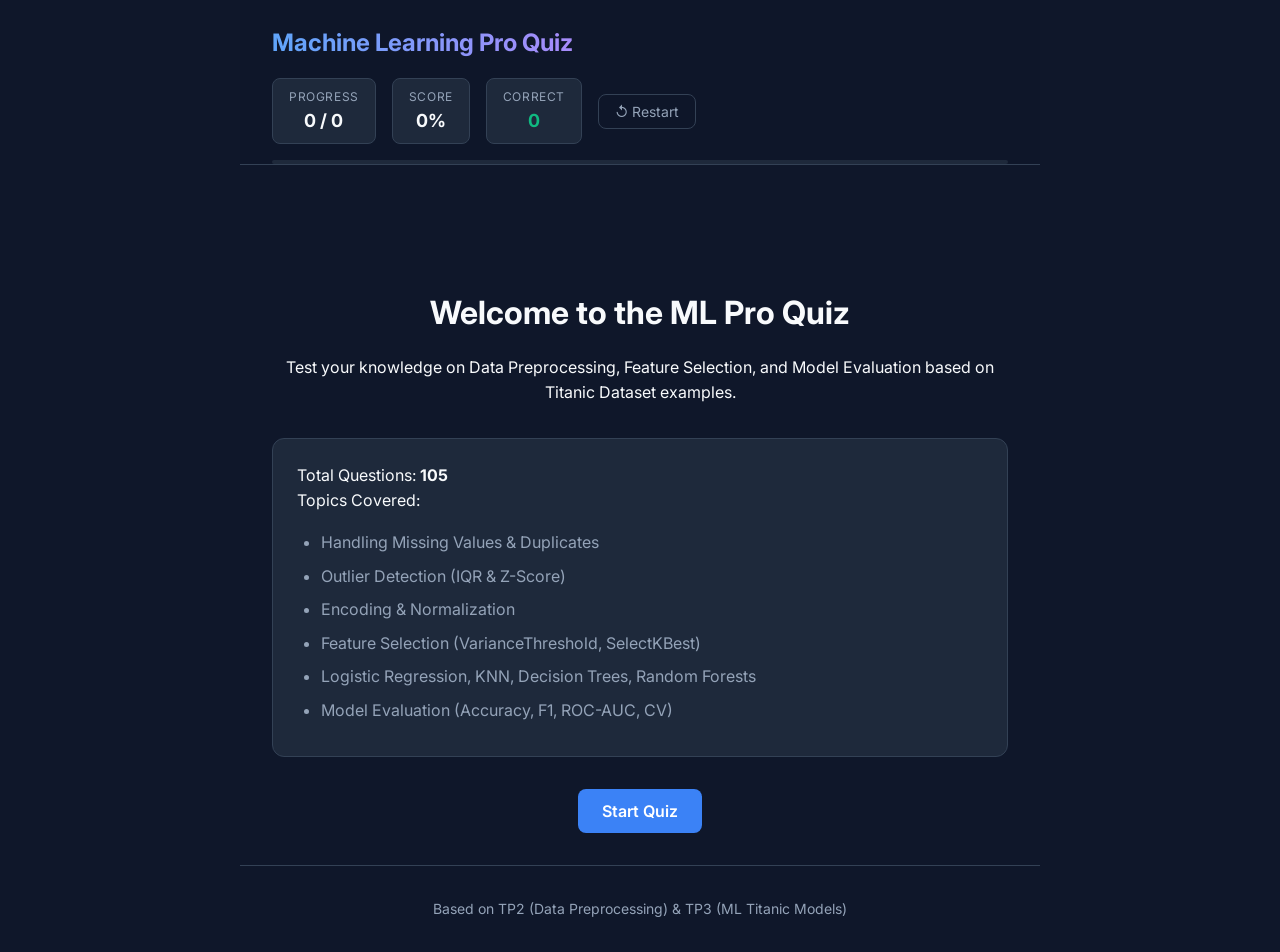
<file: index.html>
<!DOCTYPE html>
<html lang="en">
<head>
    <meta charset="UTF-8">
    <meta name="viewport" content="width=device-width, initial-scale=1.0">
    <title>Machine Learning Pro Quiz</title>
    <link rel="stylesheet" href="styles.css">
    <link href="https://fonts.googleapis.com/css2?family=Inter:wght@400;500;600;700&display=swap" rel="stylesheet">
</head>
<body>
    <div class="app-container">
        <header>
            <div class="header-content">
                <h1>Machine Learning Pro Quiz</h1>
                <div class="dashboard">
                    <div class="stat-card">
                        <span class="stat-label">Progress</span>
                        <span class="stat-value" id="progress-text">0 / 0</span>
                    </div>
                    <div class="stat-card">
                        <span class="stat-label">Score</span>
                        <span class="stat-value"><span id="score-text">0</span>%</span>
                    </div>
                    <div class="stat-card">
                        <span class="stat-label">Correct</span>
                        <span class="stat-value correct-value" id="correct-text">0</span>
                    </div>
                    <button id="reset-btn" class="btn-reset">↺ Restart</button>
                </div>
            </div>
            <div class="progress-bar-container">
                <div class="progress-bar" id="progress-bar"></div>
            </div>
        </header>

        <main id="main-content">
            <div id="start-screen" class="screen active">
                <h2>Welcome to the ML Pro Quiz</h2>
                <p>Test your knowledge on Data Preprocessing, Feature Selection, and Model Evaluation based on Titanic Dataset examples.</p>
                <div class="quiz-info">
                    <p>Total Questions: <strong id="total-q-display">100+</strong></p>
                    <p>Topics Covered:</p>
                    <ul>
                        <li>Handling Missing Values & Duplicates</li>
                        <li>Outlier Detection (IQR & Z-Score)</li>
                        <li>Encoding & Normalization</li>
                        <li>Feature Selection (VarianceThreshold, SelectKBest)</li>
                        <li>Logistic Regression, KNN, Decision Trees, Random Forests</li>
                        <li>Model Evaluation (Accuracy, F1, ROC-AUC, CV)</li>
                    </ul>
                </div>
                <button id="start-btn" class="btn-primary">Start Quiz</button>
            </div>

            <div id="quiz-screen" class="screen">
                <div class="question-header">
                    <span id="question-number">Question 1</span>
                    <span id="difficulty-badge" class="badge">MEDIUM</span>
                </div>
                <h3 id="question-text">Question text goes here?</h3>
                
                <div id="options-container" class="options-grid">
                    <!-- Options will be dynamically injected here -->
                </div>

                <div id="feedback-container" class="feedback hidden">
                    <div id="feedback-icon"></div>
                    <div class="feedback-content">
                        <h4 id="feedback-title">Result</h4>
                        <p id="explanation-text">Explanation goes here.</p>
                    </div>
                </div>

                <div class="navigation-buttons">
                    <button id="next-btn" class="btn-primary" disabled>Next Question ➔</button>
                </div>
            </div>

            <div id="results-screen" class="screen">
                <h2>Quiz Completed!</h2>
                <div class="final-score">
                    <div class="score-circle">
                        <span id="final-percentage">0%</span>
                    </div>
                </div>
                <div class="results-stats">
                    <p>You answered <strong id="final-correct">0</strong> out of <strong id="final-total">0</strong> correctly.</p>
                </div>
                <button id="play-again-btn" class="btn-primary">Play Again</button>
            </div>
        </main>
        
        <footer>
            <p>Based on TP2 (Data Preprocessing) & TP3 (ML Titanic Models)</p>
        </footer>
    </div>

    <!-- Global arrays -->
    <script src="questions1.js"></script>
    <script src="questions2.js"></script>
    <script src="questions3.js"></script>
    <script src="questions4.js"></script>
    <!-- Main logic -->
    <script src="script.js"></script>
</body>
</html>
</file>
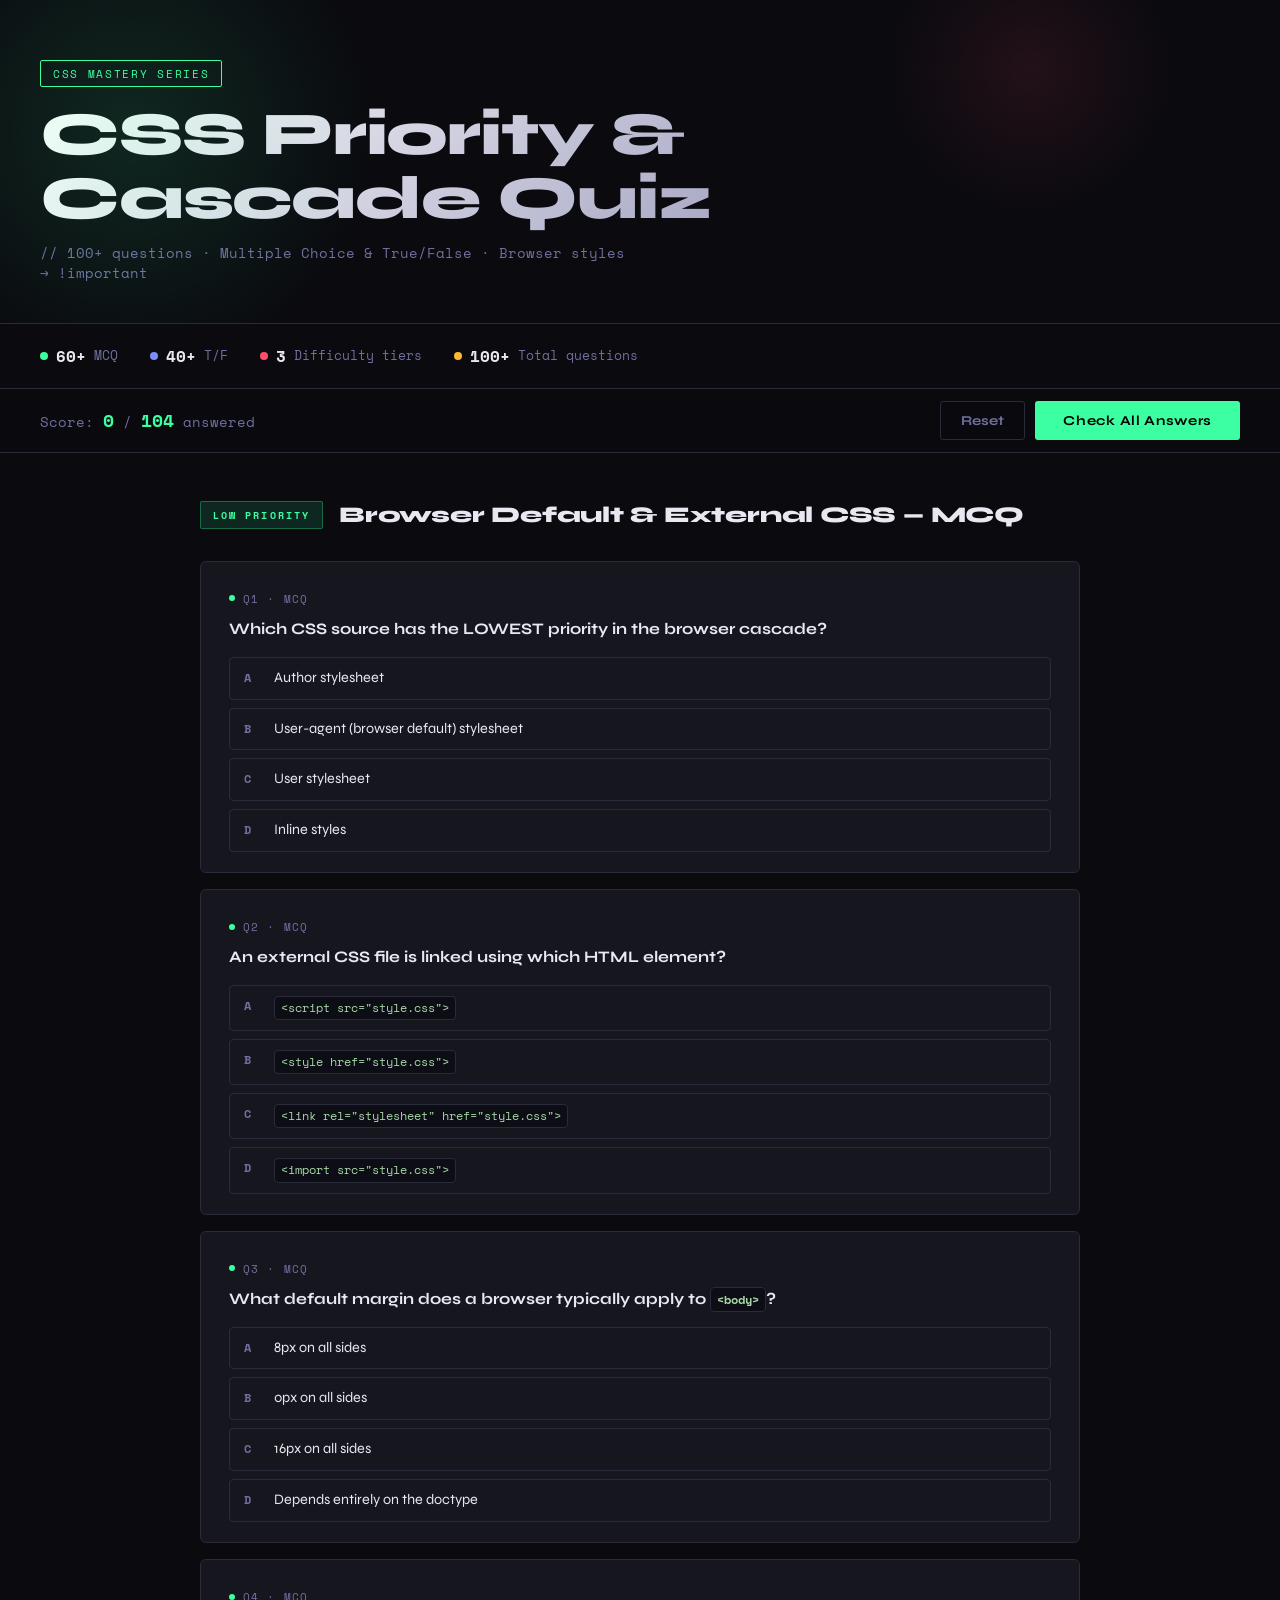
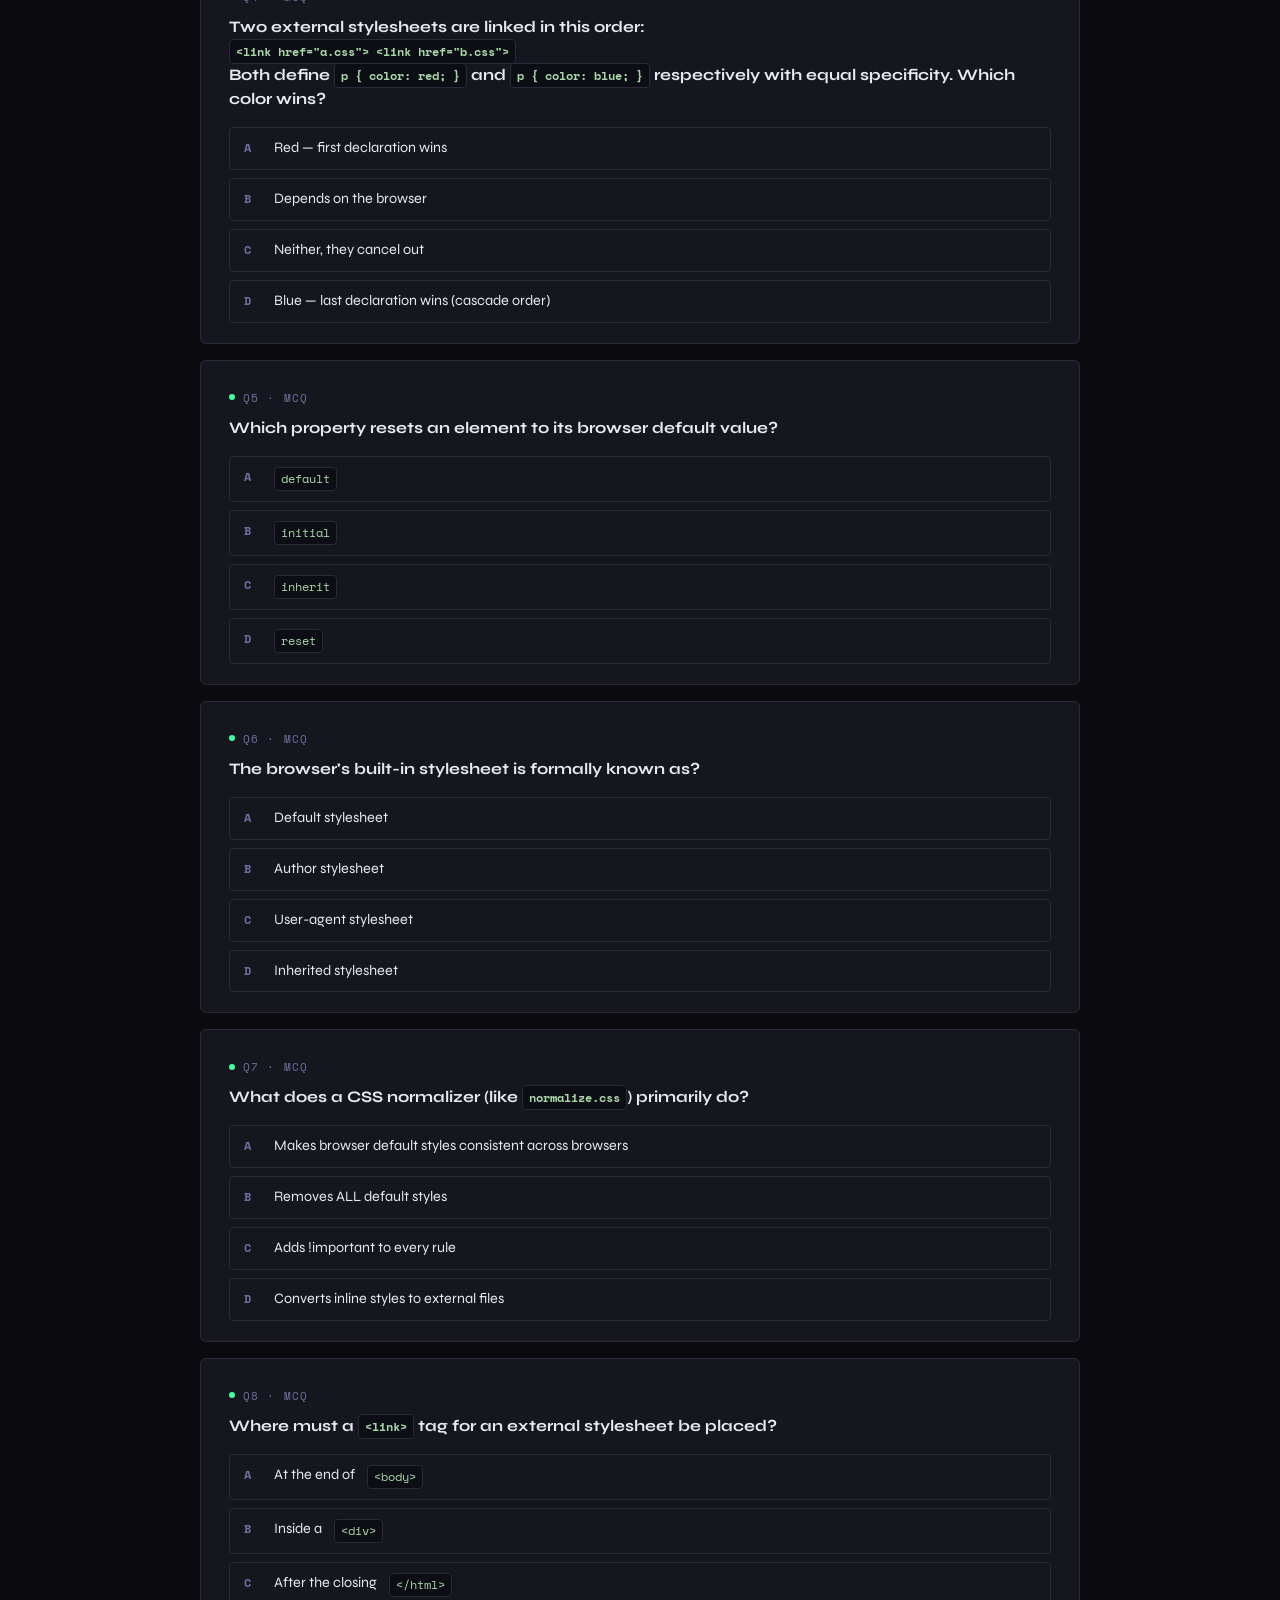
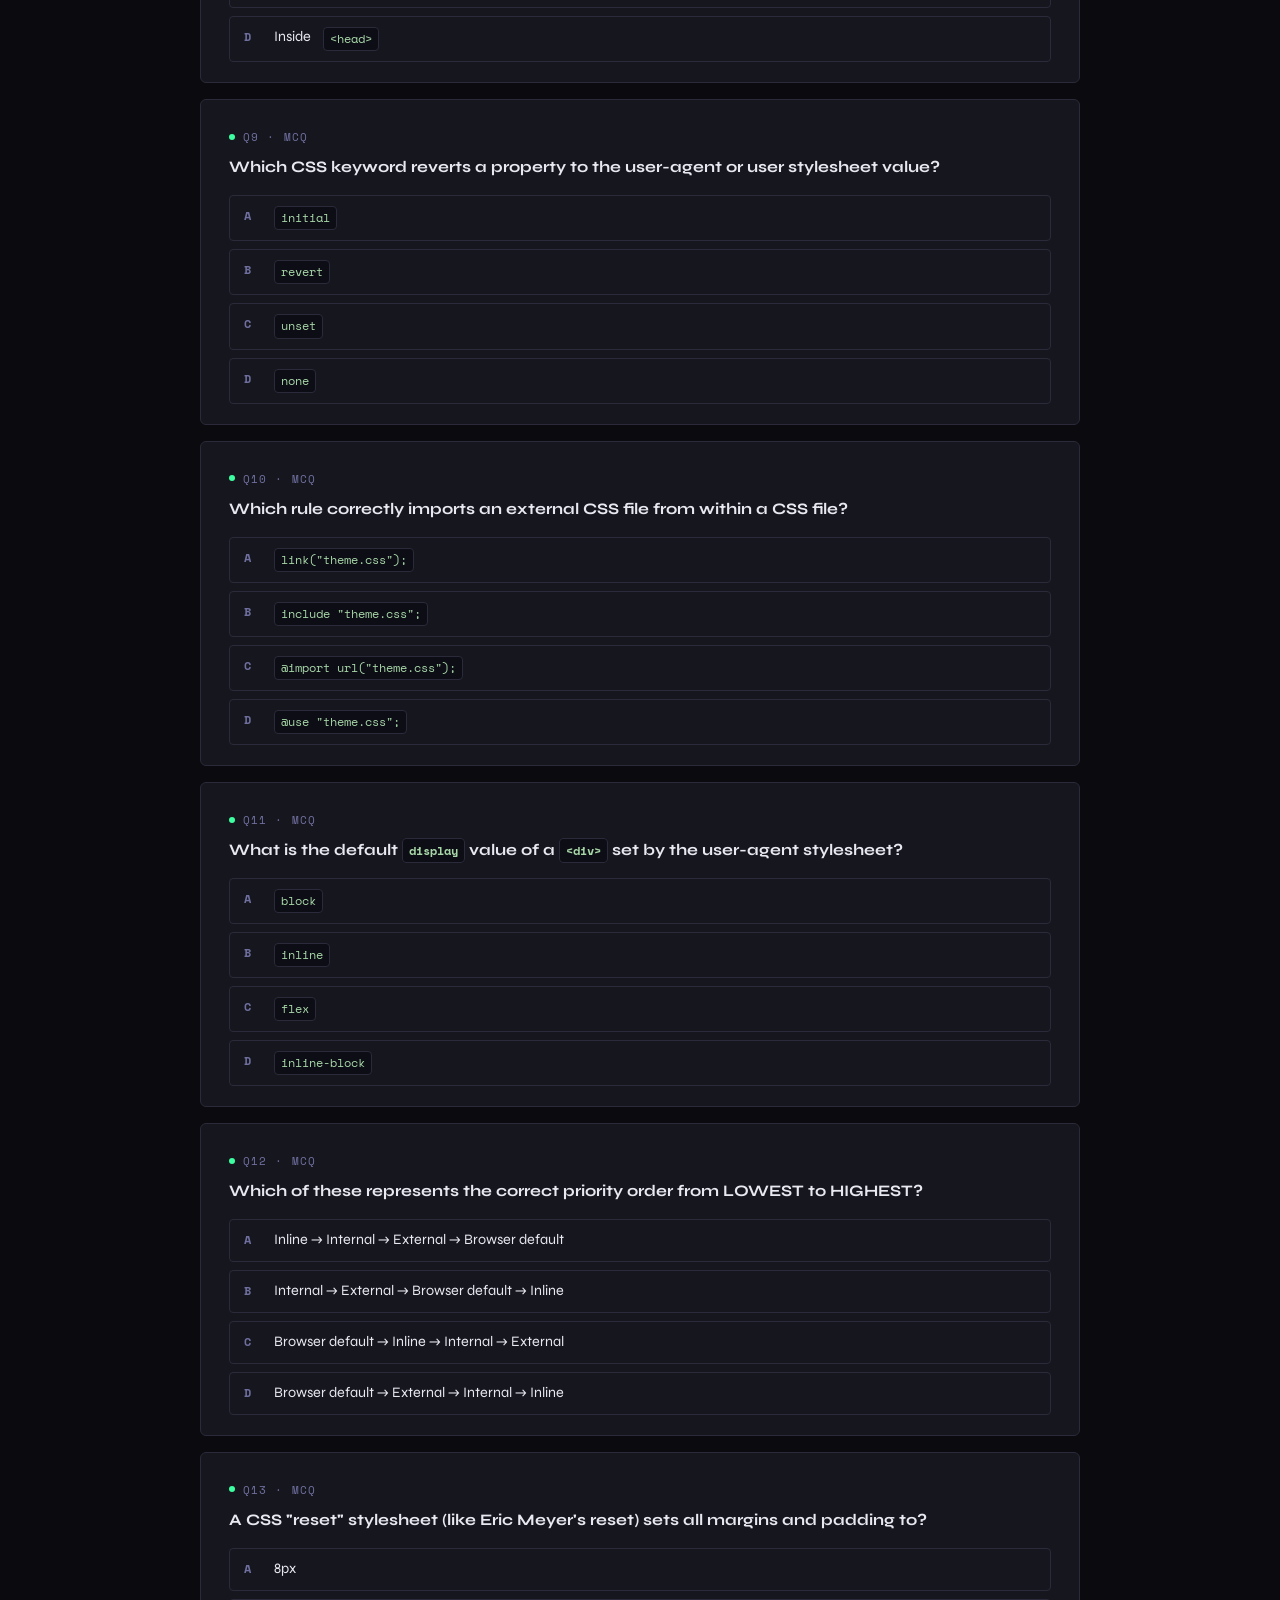
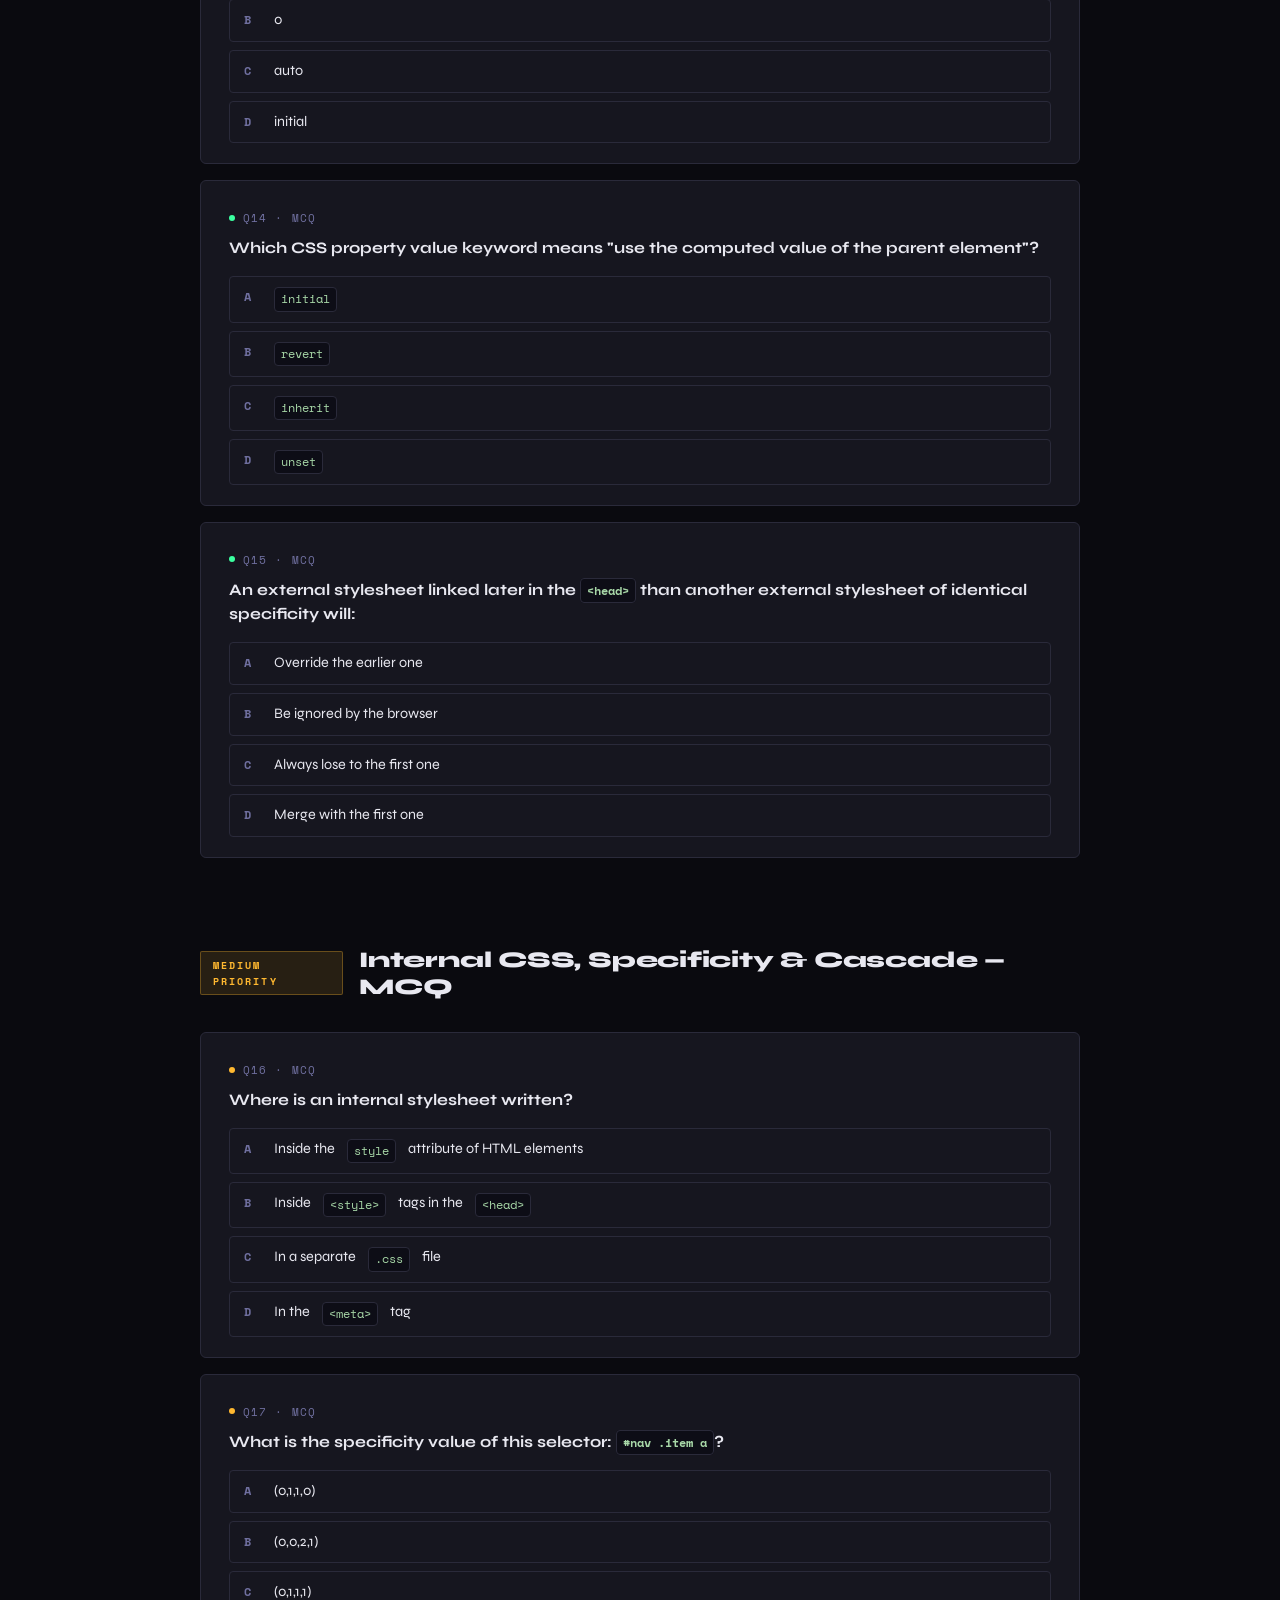
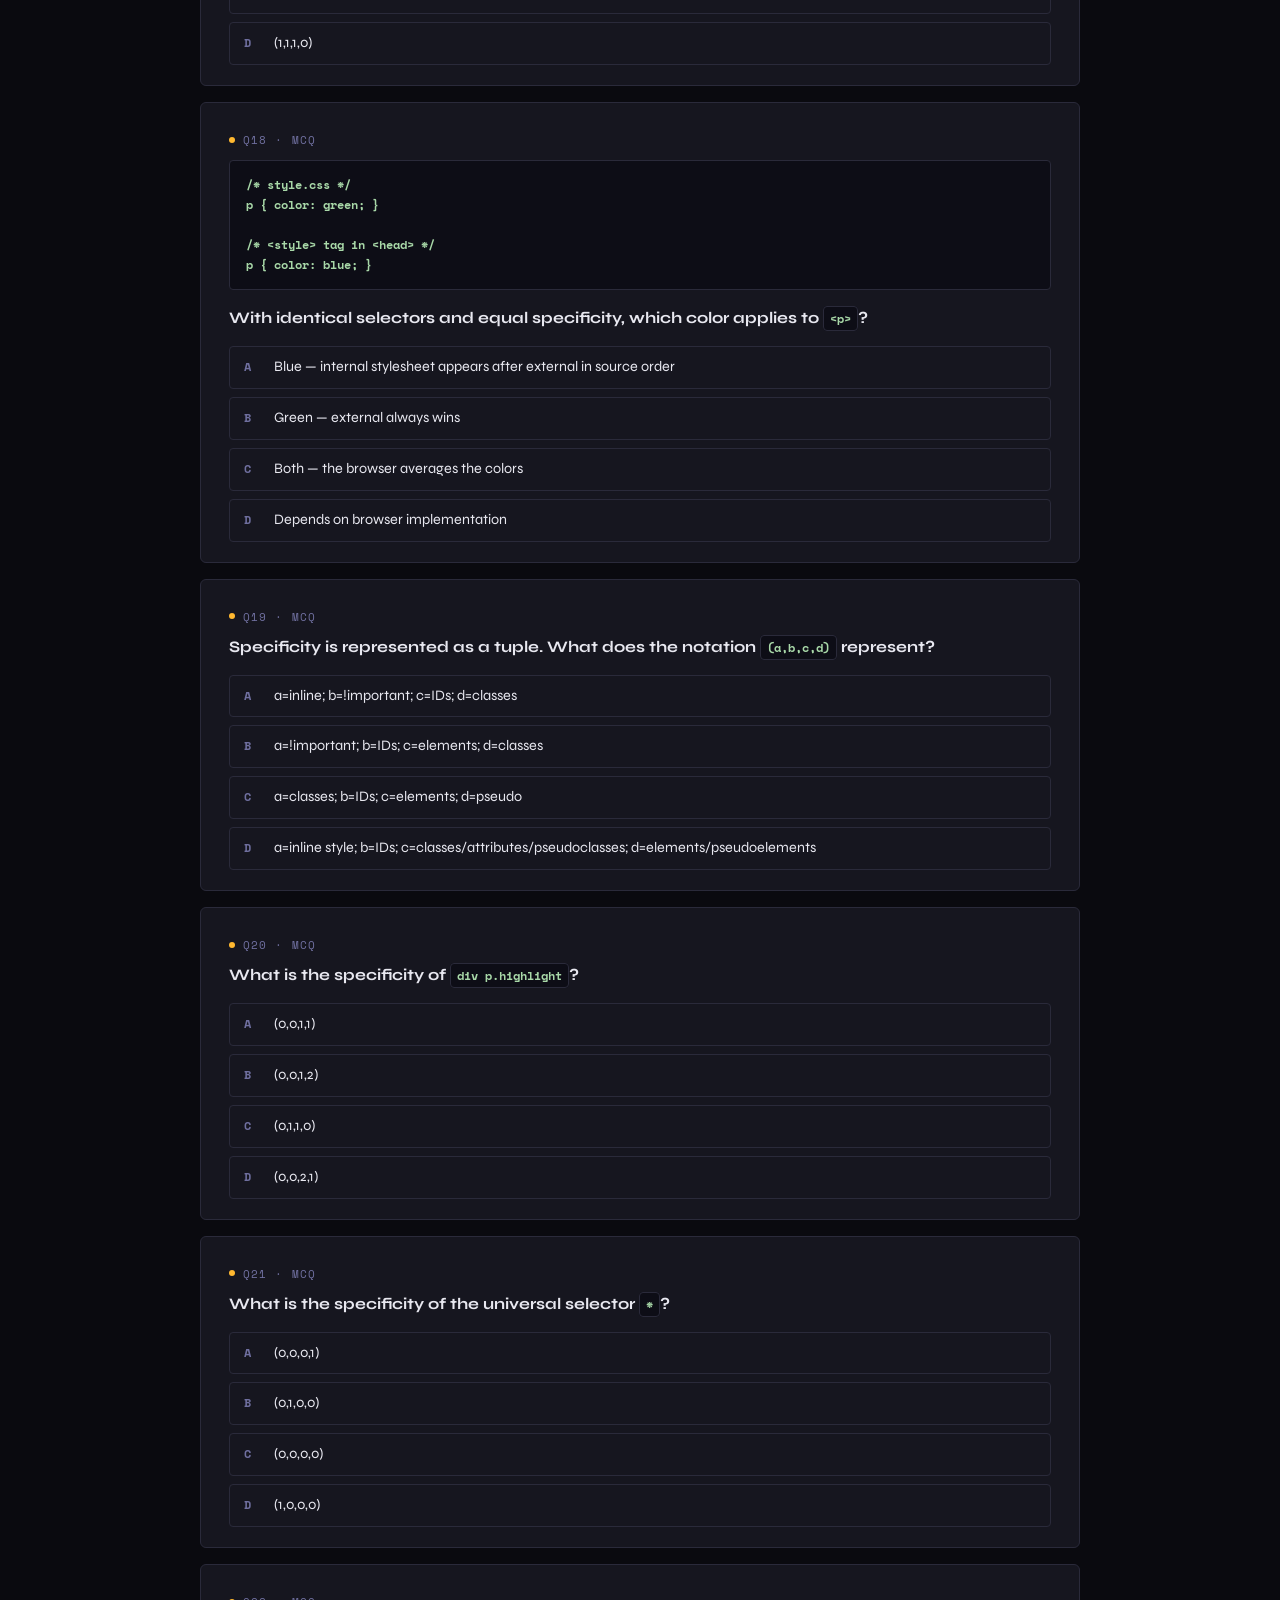
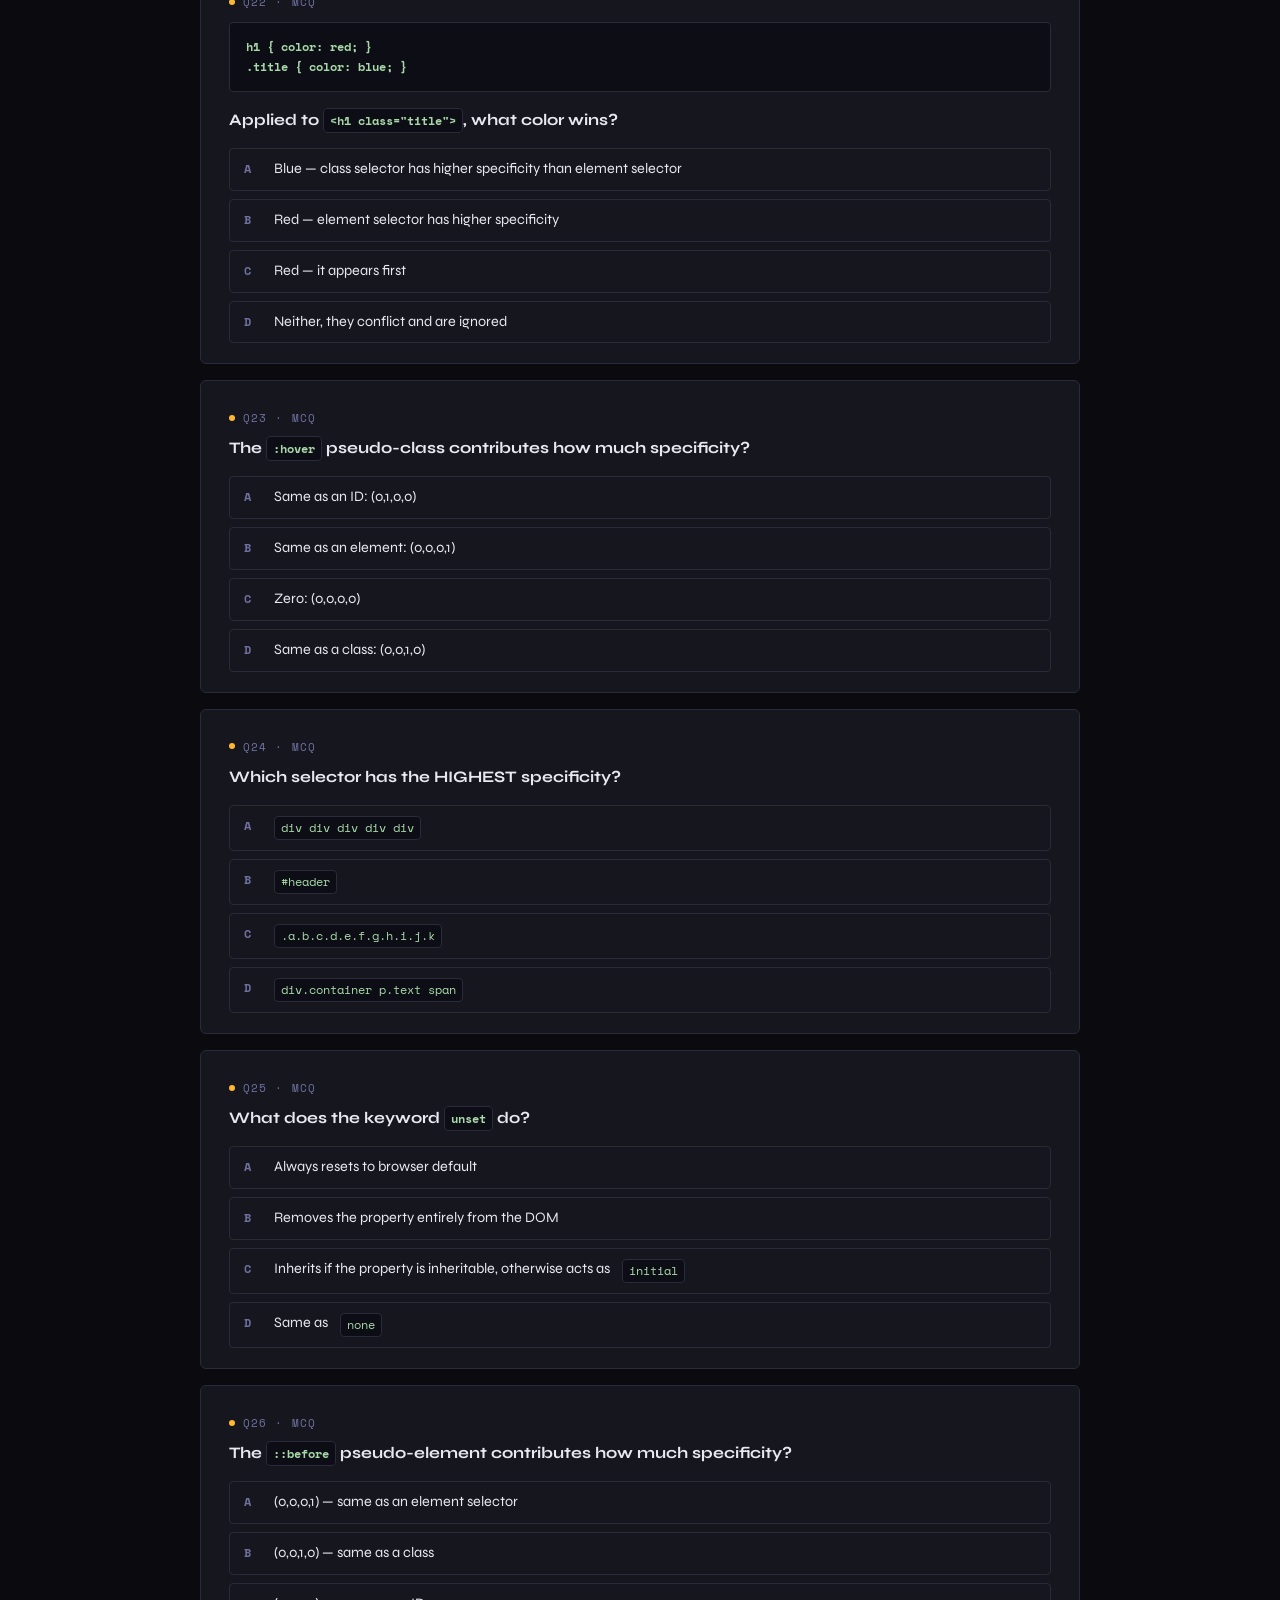
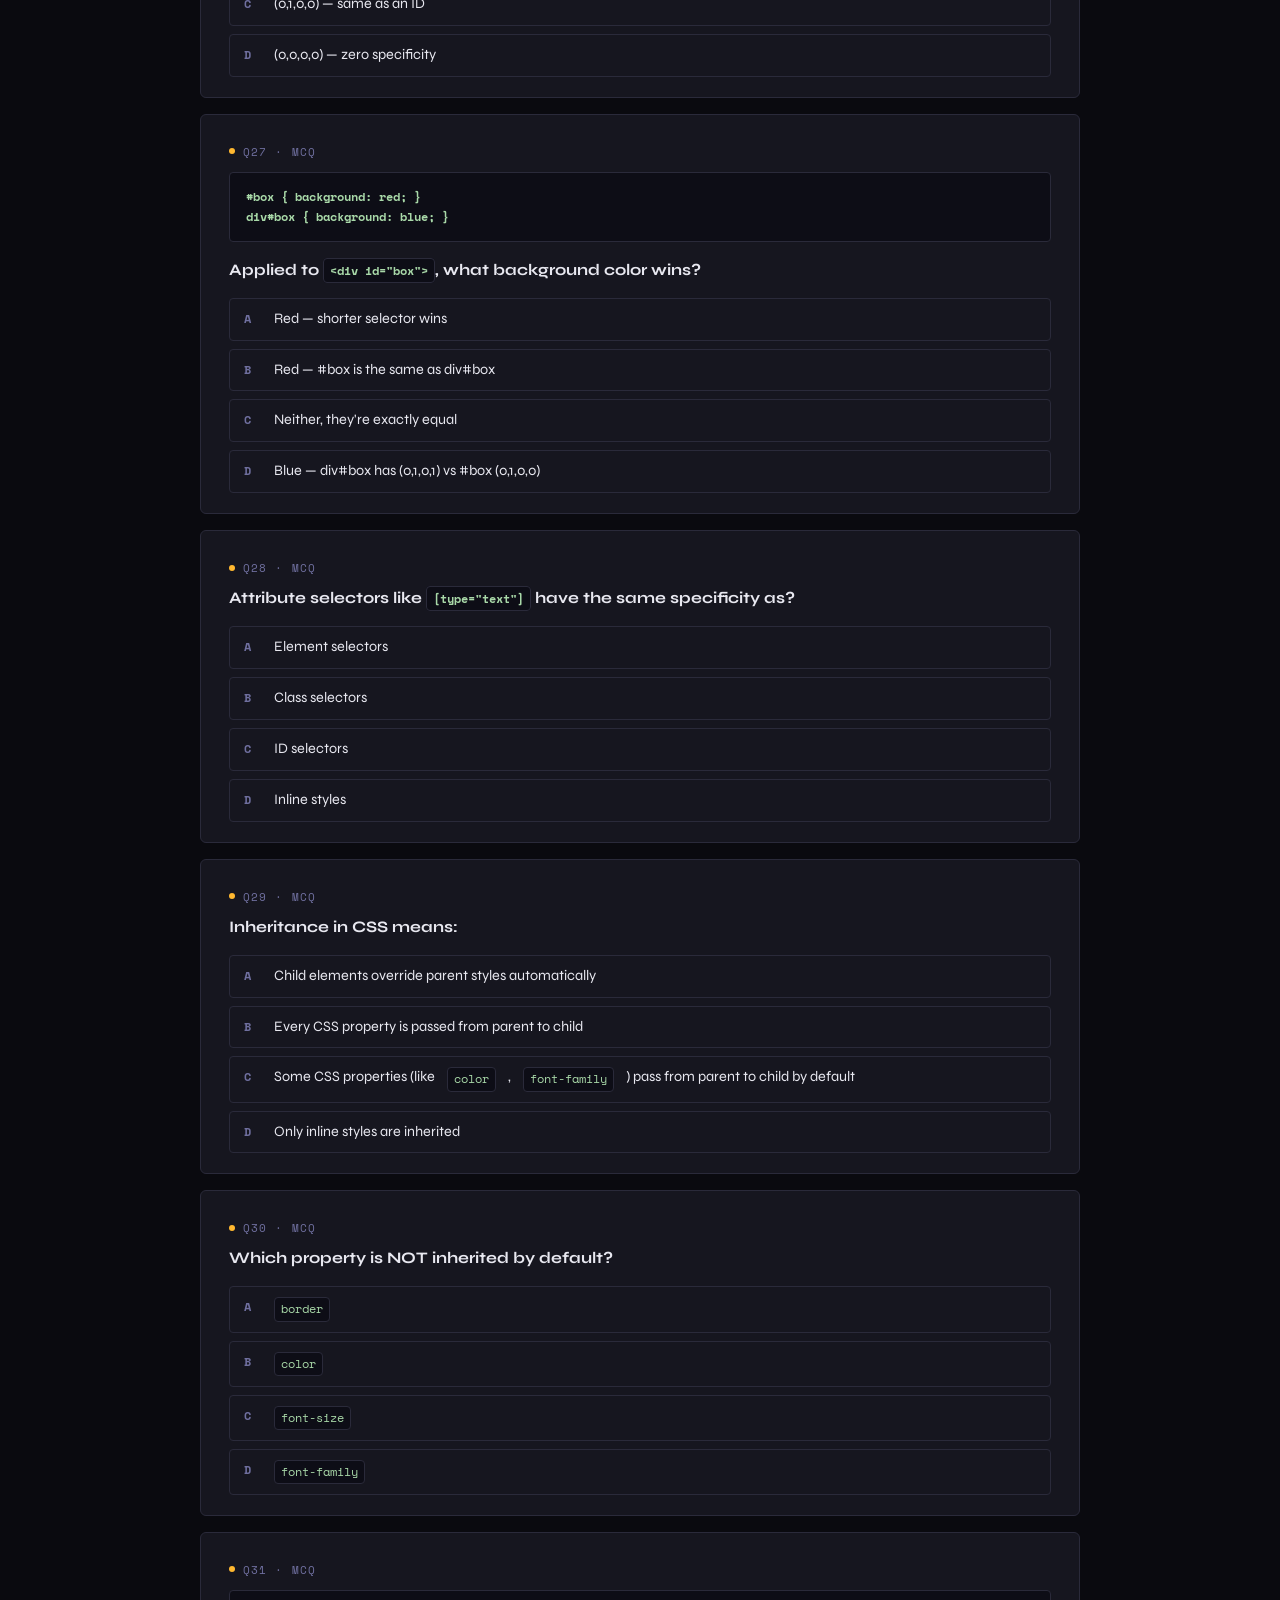
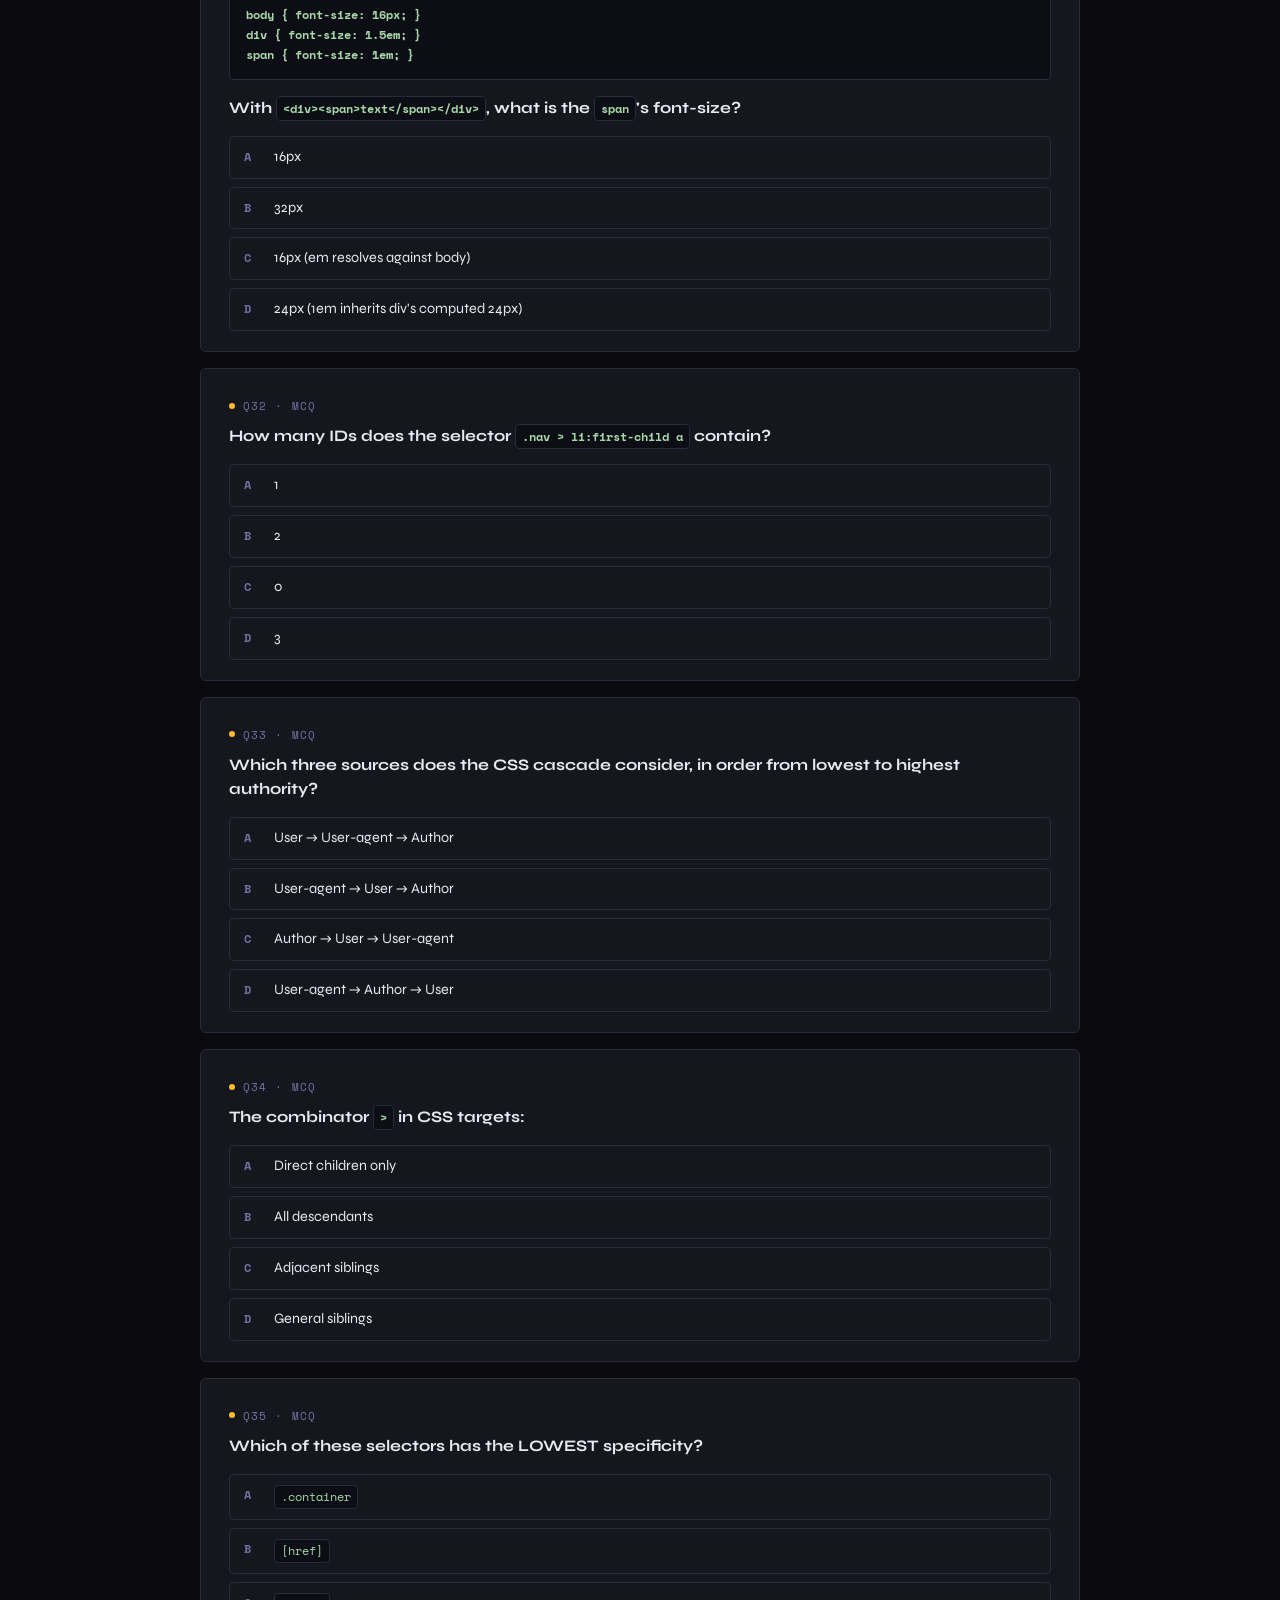
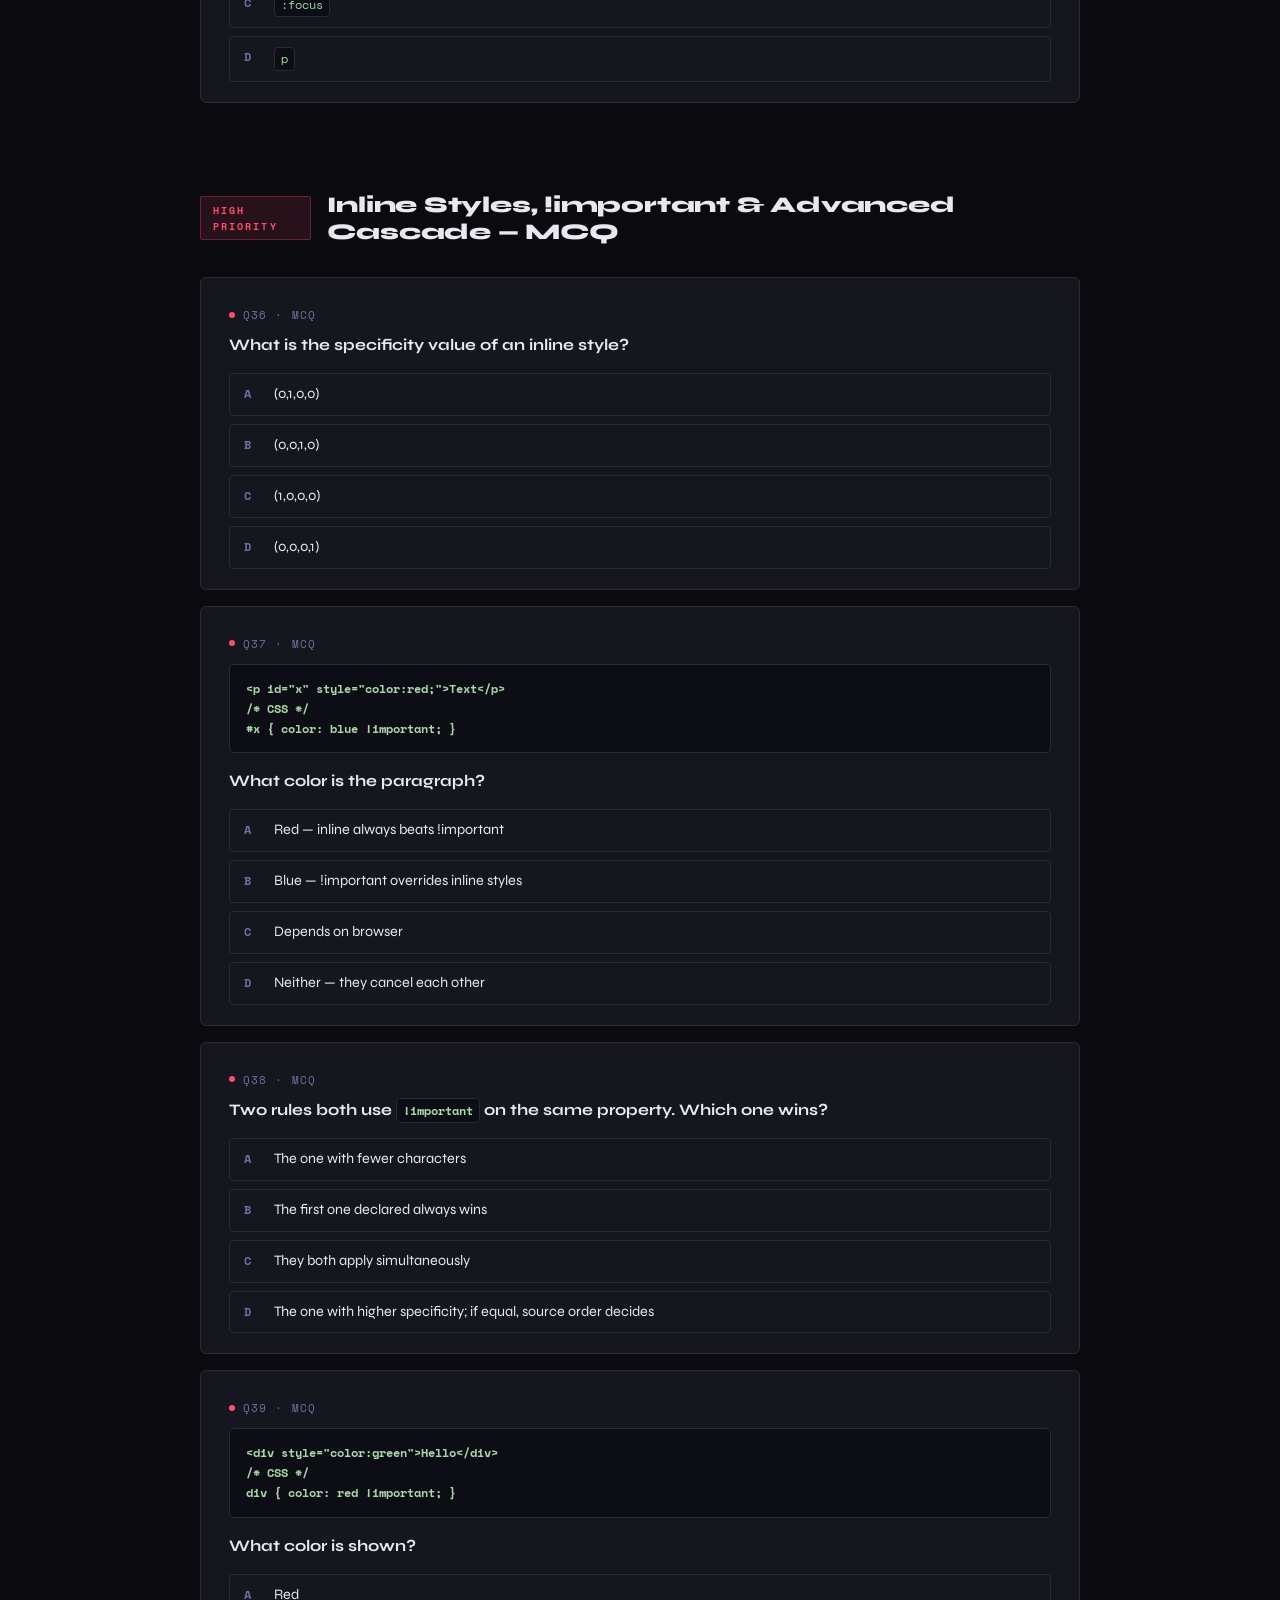
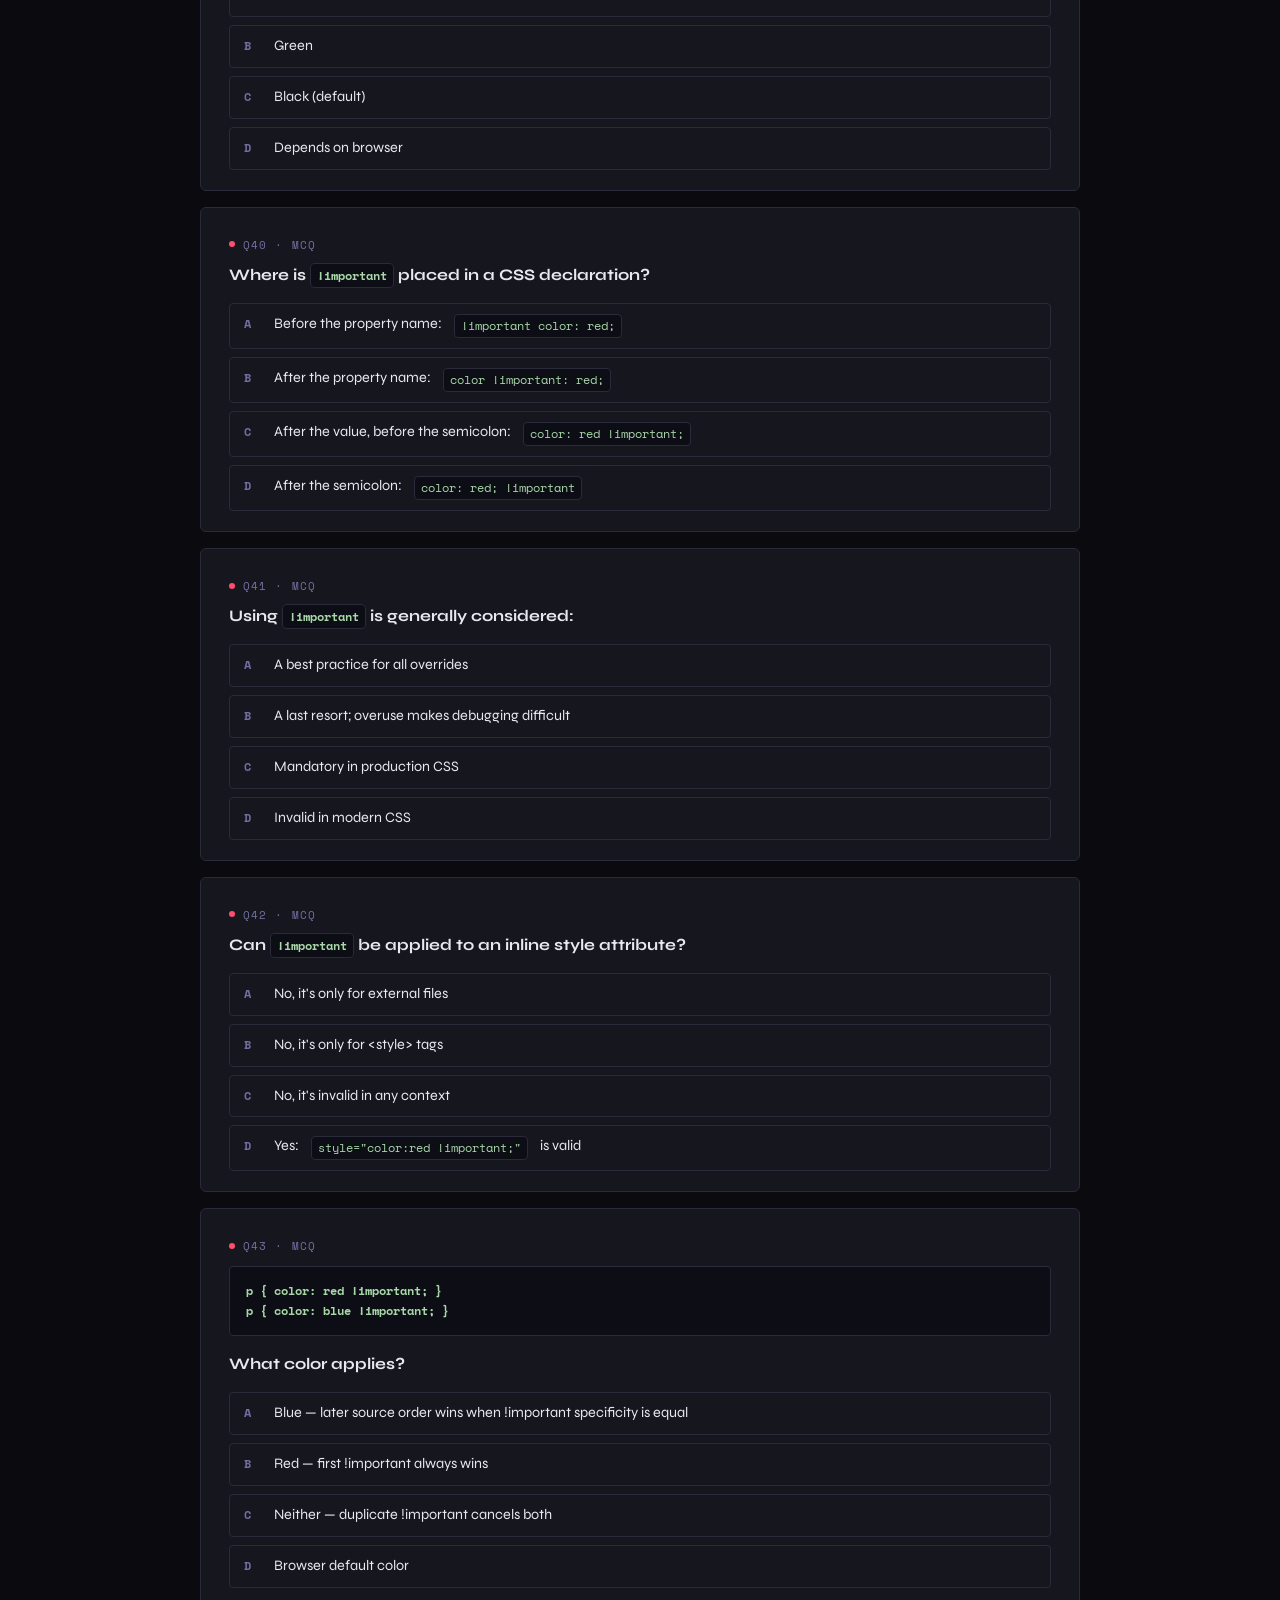
<file: css_priority_qcm.html>
<!DOCTYPE html>
<html lang="en">
<head>
<meta charset="UTF-8">
<meta name="viewport" content="width=device-width, initial-scale=1.0">
<title>CSS Priority & Cascade — QCM Quiz</title>
<link href="https://fonts.googleapis.com/css2?family=Space+Mono:ital,wght@0,400;0,700;1,400&family=Syne:wght@400;700;800;900&display=swap" rel="stylesheet">
<style>
  :root {
    --bg: #0a0a0f;
    --surface: #111118;
    --card: #16161f;
    --border: #2a2a3a;
    --accent-low: #3bffa0;
    --accent-med: #ffb830;
    --accent-high: #ff4d6d;
    --accent-tf: #7b8cff;
    --text: #e8e8f0;
    --muted: #7070a0;
    --code-bg: #0d0d16;
    --correct: #3bffa0;
    --incorrect: #ff4d6d;
  }

  * { box-sizing: border-box; margin: 0; padding: 0; }

  body {
    background: var(--bg);
    color: var(--text);
    font-family: 'Syne', sans-serif;
    min-height: 100vh;
    overflow-x: hidden;
  }

  /* ── HEADER ── */
  header {
    position: relative;
    padding: 60px 40px 40px;
    border-bottom: 1px solid var(--border);
    overflow: hidden;
  }
  header::before {
    content: '';
    position: absolute;
    top: -120px; left: -120px;
    width: 500px; height: 500px;
    background: radial-gradient(circle, rgba(59,255,160,.12) 0%, transparent 70%);
    pointer-events: none;
  }
  header::after {
    content: '';
    position: absolute;
    top: -80px; right: 100px;
    width: 300px; height: 300px;
    background: radial-gradient(circle, rgba(255,77,109,.1) 0%, transparent 70%);
    pointer-events: none;
  }

  .header-badge {
    display: inline-block;
    font-family: 'Space Mono', monospace;
    font-size: .7rem;
    letter-spacing: .15em;
    text-transform: uppercase;
    color: var(--accent-low);
    border: 1px solid var(--accent-low);
    padding: 4px 12px;
    border-radius: 2px;
    margin-bottom: 16px;
  }

  h1 {
    font-size: clamp(2rem, 5vw, 3.8rem);
    font-weight: 900;
    line-height: 1.05;
    letter-spacing: -.02em;
    background: linear-gradient(135deg, #fff 0%, var(--muted) 100%);
    -webkit-background-clip: text;
    -webkit-text-fill-color: transparent;
    background-clip: text;
    margin-bottom: 12px;
  }

  .subtitle {
    font-family: 'Space Mono', monospace;
    font-size: .85rem;
    color: var(--muted);
    max-width: 600px;
  }

  /* ── STATS BAR ── */
  .stats-bar {
    display: flex;
    gap: 32px;
    padding: 20px 40px;
    border-bottom: 1px solid var(--border);
    flex-wrap: wrap;
  }
  .stat {
    display: flex;
    align-items: center;
    gap: 8px;
    font-family: 'Space Mono', monospace;
    font-size: .8rem;
    color: var(--muted);
  }
  .stat-dot {
    width: 8px; height: 8px;
    border-radius: 50%;
  }
  .stat-num {
    font-weight: 700;
    color: var(--text);
    font-size: 1rem;
  }

  /* ── SCORE PANEL ── */
  .score-panel {
    position: sticky;
    top: 0;
    z-index: 100;
    background: rgba(10,10,15,.9);
    backdrop-filter: blur(12px);
    padding: 12px 40px;
    border-bottom: 1px solid var(--border);
    display: flex;
    justify-content: space-between;
    align-items: center;
    flex-wrap: wrap;
    gap: 12px;
  }
  .score-display {
    font-family: 'Space Mono', monospace;
    font-size: .85rem;
    color: var(--muted);
  }
  .score-display span { color: var(--accent-low); font-weight: 700; font-size: 1.1rem; }
  .btn-check {
    font-family: 'Syne', sans-serif;
    font-weight: 700;
    font-size: .85rem;
    letter-spacing: .05em;
    padding: 10px 28px;
    background: var(--accent-low);
    color: #000;
    border: none;
    border-radius: 3px;
    cursor: pointer;
    transition: transform .15s, box-shadow .15s;
  }
  .btn-check:hover { transform: translateY(-2px); box-shadow: 0 8px 24px rgba(59,255,160,.25); }
  .btn-reset {
    font-family: 'Syne', sans-serif;
    font-weight: 700;
    font-size: .85rem;
    padding: 10px 20px;
    background: transparent;
    color: var(--muted);
    border: 1px solid var(--border);
    border-radius: 3px;
    cursor: pointer;
    transition: border-color .15s, color .15s;
  }
  .btn-reset:hover { border-color: var(--muted); color: var(--text); }

  /* ── SECTION ── */
  .section {
    padding: 48px 40px 24px;
    max-width: 960px;
    margin: 0 auto;
  }
  .section-header {
    display: flex;
    align-items: center;
    gap: 16px;
    margin-bottom: 32px;
  }
  .section-tag {
    font-family: 'Space Mono', monospace;
    font-size: .65rem;
    letter-spacing: .2em;
    text-transform: uppercase;
    padding: 5px 12px;
    border-radius: 2px;
    font-weight: 700;
  }
  .tag-low { background: rgba(59,255,160,.12); color: var(--accent-low); border: 1px solid rgba(59,255,160,.3); }
  .tag-med { background: rgba(255,184,48,.12); color: var(--accent-med); border: 1px solid rgba(255,184,48,.3); }
  .tag-high { background: rgba(255,77,109,.12); color: var(--accent-high); border: 1px solid rgba(255,77,109,.3); }
  .tag-tf { background: rgba(123,140,255,.12); color: var(--accent-tf); border: 1px solid rgba(123,140,255,.3); }

  .section-title {
    font-size: 1.4rem;
    font-weight: 800;
    letter-spacing: -.01em;
  }

  /* ── QUESTION CARD ── */
  .q-card {
    background: var(--card);
    border: 1px solid var(--border);
    border-radius: 6px;
    padding: 28px 28px 20px;
    margin-bottom: 16px;
    position: relative;
    transition: border-color .2s;
  }
  .q-card:hover { border-color: #3a3a5a; }
  .q-card.correct { border-color: var(--correct); background: rgba(59,255,160,.04); }
  .q-card.incorrect { border-color: var(--incorrect); background: rgba(255,77,109,.04); }

  .q-num {
    font-family: 'Space Mono', monospace;
    font-size: .7rem;
    color: var(--muted);
    letter-spacing: .1em;
    margin-bottom: 10px;
    display: flex;
    align-items: center;
    gap: 8px;
  }
  .q-num-dot {
    width: 6px; height: 6px;
    border-radius: 50%;
    flex-shrink: 0;
  }

  .q-text {
    font-size: 1rem;
    font-weight: 700;
    line-height: 1.5;
    margin-bottom: 16px;
    color: var(--text);
  }

  pre, code {
    font-family: 'Space Mono', monospace;
    font-size: .78rem;
    background: var(--code-bg);
    border: 1px solid var(--border);
    border-radius: 4px;
    color: #a8d8a8;
    white-space: pre-wrap;
    word-break: break-word;
  }
  pre { padding: 14px 16px; margin: 12px 0 16px; line-height: 1.6; }
  code { padding: 2px 6px; }

  /* ── OPTIONS ── */
  .options { display: flex; flex-direction: column; gap: 8px; }

  .opt-label {
    display: flex;
    align-items: flex-start;
    gap: 12px;
    padding: 10px 14px;
    border: 1px solid var(--border);
    border-radius: 4px;
    cursor: pointer;
    transition: background .15s, border-color .15s;
    font-size: .9rem;
    line-height: 1.45;
  }
  .opt-label:hover { background: rgba(255,255,255,.03); border-color: #3a3a5a; }
  .opt-label input { display: none; }
  .opt-key {
    font-family: 'Space Mono', monospace;
    font-size: .75rem;
    font-weight: 700;
    color: var(--muted);
    min-width: 18px;
    padding-top: 1px;
  }
  .opt-label.selected { border-color: #5a5a8a; background: rgba(123,140,255,.07); }
  .opt-label.selected .opt-key { color: var(--accent-tf); }
  .opt-label.reveal-correct { border-color: var(--correct) !important; background: rgba(59,255,160,.08) !important; }
  .opt-label.reveal-correct .opt-key { color: var(--correct); }
  .opt-label.reveal-wrong { border-color: var(--incorrect) !important; background: rgba(255,77,109,.06) !important; }
  .opt-label.reveal-wrong .opt-key { color: var(--incorrect); }

  /* TF buttons */
  .tf-group { display: flex; gap: 10px; }
  .tf-btn {
    flex: 1;
    padding: 11px 0;
    border: 1px solid var(--border);
    border-radius: 4px;
    background: transparent;
    color: var(--muted);
    font-family: 'Syne', sans-serif;
    font-weight: 700;
    font-size: .9rem;
    cursor: pointer;
    transition: all .15s;
  }
  .tf-btn:hover { border-color: #3a3a5a; color: var(--text); }
  .tf-btn.selected { border-color: var(--accent-tf); color: var(--accent-tf); background: rgba(123,140,255,.07); }
  .tf-btn.reveal-correct { border-color: var(--correct) !important; color: var(--correct) !important; background: rgba(59,255,160,.08) !important; }
  .tf-btn.reveal-wrong { border-color: var(--incorrect) !important; color: var(--incorrect) !important; background: rgba(255,77,109,.06) !important; }

  /* answer reveal */
  .answer-line {
    margin-top: 14px;
    font-family: 'Space Mono', monospace;
    font-size: .75rem;
    color: var(--muted);
    display: none;
    gap: 8px;
    align-items: flex-start;
    line-height: 1.5;
  }
  .answer-line.show { display: flex; }
  .ans-label { color: var(--correct); font-weight: 700; flex-shrink: 0; }

  /* result badge */
  .result-badge {
    position: absolute;
    top: 16px; right: 16px;
    font-family: 'Space Mono', monospace;
    font-size: .65rem;
    font-weight: 700;
    padding: 3px 10px;
    border-radius: 2px;
    display: none;
  }
  .result-badge.show { display: block; }
  .result-badge.c { background: rgba(59,255,160,.15); color: var(--correct); }
  .result-badge.w { background: rgba(255,77,109,.15); color: var(--incorrect); }

  /* ── DIVIDER ── */
  hr { border: none; border-top: 1px solid var(--border); margin: 40px 0; }

  /* ── FOOTER ── */
  footer {
    text-align: center;
    padding: 40px;
    font-family: 'Space Mono', monospace;
    font-size: .7rem;
    color: var(--muted);
    border-top: 1px solid var(--border);
  }

  /* ── RESULT MODAL ── */
  #result-modal {
    display: none;
    position: fixed;
    inset: 0;
    background: rgba(0,0,0,.8);
    backdrop-filter: blur(8px);
    z-index: 1000;
    align-items: center;
    justify-content: center;
  }
  #result-modal.open { display: flex; }
  .modal-box {
    background: var(--card);
    border: 1px solid var(--border);
    border-radius: 8px;
    padding: 48px;
    text-align: center;
    max-width: 400px;
    width: 90%;
  }
  .modal-score {
    font-size: 4rem;
    font-weight: 900;
    background: linear-gradient(135deg, var(--accent-low), var(--accent-tf));
    -webkit-background-clip: text;
    -webkit-text-fill-color: transparent;
    background-clip: text;
    line-height: 1;
    margin-bottom: 8px;
  }
  .modal-label {
    font-family: 'Space Mono', monospace;
    font-size: .8rem;
    color: var(--muted);
    margin-bottom: 24px;
  }
  .modal-msg { font-size: 1.1rem; font-weight: 700; margin-bottom: 28px; }
  .modal-close {
    font-family: 'Syne', sans-serif;
    font-weight: 700;
    padding: 12px 32px;
    background: var(--accent-low);
    color: #000;
    border: none;
    border-radius: 3px;
    cursor: pointer;
    font-size: .9rem;
  }
</style>
</head>
<body>

<header>
  <div class="header-badge">CSS Mastery Series</div>
  <h1>CSS Priority &amp;<br>Cascade Quiz</h1>
  <p class="subtitle">// 100+ questions · Multiple Choice &amp; True/False · Browser styles → !important</p>
</header>

<div class="stats-bar">
  <div class="stat"><span class="stat-dot" style="background:var(--accent-low)"></span><span class="stat-num">60+</span> MCQ</div>
  <div class="stat"><span class="stat-dot" style="background:var(--accent-tf)"></span><span class="stat-num">40+</span> T/F</div>
  <div class="stat"><span class="stat-dot" style="background:var(--accent-high)"></span><span class="stat-num">3</span> Difficulty tiers</div>
  <div class="stat"><span class="stat-dot" style="background:var(--accent-med)"></span><span class="stat-num">100+</span> Total questions</div>
</div>

<div class="score-panel">
  <div class="score-display">Score: <span id="live-score">0</span> / <span id="total-qs">0</span> answered</div>
  <div style="display:flex;gap:10px;">
    <button class="btn-reset" onclick="resetAll()">Reset</button>
    <button class="btn-check" onclick="checkAll()">Check All Answers</button>
  </div>
</div>

<div id="result-modal">
  <div class="modal-box">
    <div class="modal-score" id="modal-pct">0%</div>
    <div class="modal-label" id="modal-fraction">0 / 0 correct</div>
    <div class="modal-msg" id="modal-msg">—</div>
    <button class="modal-close" onclick="document.getElementById('result-modal').classList.remove('open')">Close</button>
  </div>
</div>

<!-- ===================== SECTION 1: LOW PRIORITY MCQ ===================== -->
<div class="section">
  <div class="section-header">
    <span class="section-tag tag-low">Low Priority</span>
    <span class="section-title">Browser Default &amp; External CSS — MCQ</span>
  </div>

  <!-- Q1 -->
  <div class="q-card" data-correct="B">
    <div class="result-badge"></div>
    <div class="q-num"><span class="q-num-dot" style="background:var(--accent-low)"></span>Q1 · MCQ</div>
    <div class="q-text">Which CSS source has the LOWEST priority in the browser cascade?</div>
    <div class="options">
      <label class="opt-label"><input type="radio" name="q1" value="A"><span class="opt-key">A</span>Author stylesheet</label>
      <label class="opt-label"><input type="radio" name="q1" value="B"><span class="opt-key">B</span>User-agent (browser default) stylesheet</label>
      <label class="opt-label"><input type="radio" name="q1" value="C"><span class="opt-key">C</span>User stylesheet</label>
      <label class="opt-label"><input type="radio" name="q1" value="D"><span class="opt-key">D</span>Inline styles</label>
    </div>
    <div class="answer-line"><span class="ans-label">✓ Answer: B</span> — User-agent styles are the browser defaults and have the lowest priority; author styles override them.</div>
  </div>

  <!-- Q2 -->
  <div class="q-card" data-correct="C">
    <div class="result-badge"></div>
    <div class="q-num"><span class="q-num-dot" style="background:var(--accent-low)"></span>Q2 · MCQ</div>
    <div class="q-text">An external CSS file is linked using which HTML element?</div>
    <div class="options">
      <label class="opt-label"><input type="radio" name="q2" value="A"><span class="opt-key">A</span><code>&lt;script src="style.css"&gt;</code></label>
      <label class="opt-label"><input type="radio" name="q2" value="B"><span class="opt-key">B</span><code>&lt;style href="style.css"&gt;</code></label>
      <label class="opt-label"><input type="radio" name="q2" value="C"><span class="opt-key">C</span><code>&lt;link rel="stylesheet" href="style.css"&gt;</code></label>
      <label class="opt-label"><input type="radio" name="q2" value="D"><span class="opt-key">D</span><code>&lt;import src="style.css"&gt;</code></label>
    </div>
    <div class="answer-line"><span class="ans-label">✓ Answer: C</span></div>
  </div>

  <!-- Q3 -->
  <div class="q-card" data-correct="A">
    <div class="result-badge"></div>
    <div class="q-num"><span class="q-num-dot" style="background:var(--accent-low)"></span>Q3 · MCQ</div>
    <div class="q-text">What default margin does a browser typically apply to <code>&lt;body&gt;</code>?</div>
    <div class="options">
      <label class="opt-label"><input type="radio" name="q3" value="A"><span class="opt-key">A</span>8px on all sides</label>
      <label class="opt-label"><input type="radio" name="q3" value="B"><span class="opt-key">B</span>0px on all sides</label>
      <label class="opt-label"><input type="radio" name="q3" value="C"><span class="opt-key">C</span>16px on all sides</label>
      <label class="opt-label"><input type="radio" name="q3" value="D"><span class="opt-key">D</span>Depends entirely on the doctype</label>
    </div>
    <div class="answer-line"><span class="ans-label">✓ Answer: A</span> — Most browsers apply an 8px margin to &lt;body&gt; by default.</div>
  </div>

  <!-- Q4 -->
  <div class="q-card" data-correct="D">
    <div class="result-badge"></div>
    <div class="q-num"><span class="q-num-dot" style="background:var(--accent-low)"></span>Q4 · MCQ</div>
    <div class="q-text">Two external stylesheets are linked in this order:<br><code>&lt;link href="a.css"&gt; &lt;link href="b.css"&gt;</code><br>Both define <code>p { color: red; }</code> and <code>p { color: blue; }</code> respectively with equal specificity. Which color wins?</div>
    <div class="options">
      <label class="opt-label"><input type="radio" name="q4" value="A"><span class="opt-key">A</span>Red — first declaration wins</label>
      <label class="opt-label"><input type="radio" name="q4" value="B"><span class="opt-key">B</span>Depends on the browser</label>
      <label class="opt-label"><input type="radio" name="q4" value="C"><span class="opt-key">C</span>Neither, they cancel out</label>
      <label class="opt-label"><input type="radio" name="q4" value="D"><span class="opt-key">D</span>Blue — last declaration wins (cascade order)</label>
    </div>
    <div class="answer-line"><span class="ans-label">✓ Answer: D</span> — When specificity is equal, the later rule in source order wins.</div>
  </div>

  <!-- Q5 -->
  <div class="q-card" data-correct="B">
    <div class="result-badge"></div>
    <div class="q-num"><span class="q-num-dot" style="background:var(--accent-low)"></span>Q5 · MCQ</div>
    <div class="q-text">Which property resets an element to its browser default value?</div>
    <div class="options">
      <label class="opt-label"><input type="radio" name="q5" value="A"><span class="opt-key">A</span><code>default</code></label>
      <label class="opt-label"><input type="radio" name="q5" value="B"><span class="opt-key">B</span><code>initial</code></label>
      <label class="opt-label"><input type="radio" name="q5" value="C"><span class="opt-key">C</span><code>inherit</code></label>
      <label class="opt-label"><input type="radio" name="q5" value="D"><span class="opt-key">D</span><code>reset</code></label>
    </div>
    <div class="answer-line"><span class="ans-label">✓ Answer: B</span> — <code>initial</code> resets a property to its CSS specification initial value.</div>
  </div>

  <!-- Q6 -->
  <div class="q-card" data-correct="C">
    <div class="result-badge"></div>
    <div class="q-num"><span class="q-num-dot" style="background:var(--accent-low)"></span>Q6 · MCQ</div>
    <div class="q-text">The browser's built-in stylesheet is formally known as?</div>
    <div class="options">
      <label class="opt-label"><input type="radio" name="q6" value="A"><span class="opt-key">A</span>Default stylesheet</label>
      <label class="opt-label"><input type="radio" name="q6" value="B"><span class="opt-key">B</span>Author stylesheet</label>
      <label class="opt-label"><input type="radio" name="q6" value="C"><span class="opt-key">C</span>User-agent stylesheet</label>
      <label class="opt-label"><input type="radio" name="q6" value="D"><span class="opt-key">D</span>Inherited stylesheet</label>
    </div>
    <div class="answer-line"><span class="ans-label">✓ Answer: C</span></div>
  </div>

  <!-- Q7 -->
  <div class="q-card" data-correct="A">
    <div class="result-badge"></div>
    <div class="q-num"><span class="q-num-dot" style="background:var(--accent-low)"></span>Q7 · MCQ</div>
    <div class="q-text">What does a CSS normalizer (like <code>normalize.css</code>) primarily do?</div>
    <div class="options">
      <label class="opt-label"><input type="radio" name="q7" value="A"><span class="opt-key">A</span>Makes browser default styles consistent across browsers</label>
      <label class="opt-label"><input type="radio" name="q7" value="B"><span class="opt-key">B</span>Removes ALL default styles</label>
      <label class="opt-label"><input type="radio" name="q7" value="C"><span class="opt-key">C</span>Adds !important to every rule</label>
      <label class="opt-label"><input type="radio" name="q7" value="D"><span class="opt-key">D</span>Converts inline styles to external files</label>
    </div>
    <div class="answer-line"><span class="ans-label">✓ Answer: A</span></div>
  </div>

  <!-- Q8 -->
  <div class="q-card" data-correct="D">
    <div class="result-badge"></div>
    <div class="q-num"><span class="q-num-dot" style="background:var(--accent-low)"></span>Q8 · MCQ</div>
    <div class="q-text">Where must a <code>&lt;link&gt;</code> tag for an external stylesheet be placed?</div>
    <div class="options">
      <label class="opt-label"><input type="radio" name="q8" value="A"><span class="opt-key">A</span>At the end of <code>&lt;body&gt;</code></label>
      <label class="opt-label"><input type="radio" name="q8" value="B"><span class="opt-key">B</span>Inside a <code>&lt;div&gt;</code></label>
      <label class="opt-label"><input type="radio" name="q8" value="C"><span class="opt-key">C</span>After the closing <code>&lt;/html&gt;</code></label>
      <label class="opt-label"><input type="radio" name="q8" value="D"><span class="opt-key">D</span>Inside <code>&lt;head&gt;</code></label>
    </div>
    <div class="answer-line"><span class="ans-label">✓ Answer: D</span></div>
  </div>

  <!-- Q9 -->
  <div class="q-card" data-correct="B">
    <div class="result-badge"></div>
    <div class="q-num"><span class="q-num-dot" style="background:var(--accent-low)"></span>Q9 · MCQ</div>
    <div class="q-text">Which CSS keyword reverts a property to the user-agent or user stylesheet value?</div>
    <div class="options">
      <label class="opt-label"><input type="radio" name="q9" value="A"><span class="opt-key">A</span><code>initial</code></label>
      <label class="opt-label"><input type="radio" name="q9" value="B"><span class="opt-key">B</span><code>revert</code></label>
      <label class="opt-label"><input type="radio" name="q9" value="C"><span class="opt-key">C</span><code>unset</code></label>
      <label class="opt-label"><input type="radio" name="q9" value="D"><span class="opt-key">D</span><code>none</code></label>
    </div>
    <div class="answer-line"><span class="ans-label">✓ Answer: B</span> — <code>revert</code> rolls back to the cascade's previous origin (user-agent or user styles).</div>
  </div>

  <!-- Q10 -->
  <div class="q-card" data-correct="C">
    <div class="result-badge"></div>
    <div class="q-num"><span class="q-num-dot" style="background:var(--accent-low)"></span>Q10 · MCQ</div>
    <div class="q-text">Which rule correctly imports an external CSS file from within a CSS file?</div>
    <div class="options">
      <label class="opt-label"><input type="radio" name="q10" value="A"><span class="opt-key">A</span><code>link("theme.css");</code></label>
      <label class="opt-label"><input type="radio" name="q10" value="B"><span class="opt-key">B</span><code>include "theme.css";</code></label>
      <label class="opt-label"><input type="radio" name="q10" value="C"><span class="opt-key">C</span><code>@import url("theme.css");</code></label>
      <label class="opt-label"><input type="radio" name="q10" value="D"><span class="opt-key">D</span><code>@use "theme.css";</code></label>
    </div>
    <div class="answer-line"><span class="ans-label">✓ Answer: C</span></div>
  </div>

  <!-- Q11 -->
  <div class="q-card" data-correct="A">
    <div class="result-badge"></div>
    <div class="q-num"><span class="q-num-dot" style="background:var(--accent-low)"></span>Q11 · MCQ</div>
    <div class="q-text">What is the default <code>display</code> value of a <code>&lt;div&gt;</code> set by the user-agent stylesheet?</div>
    <div class="options">
      <label class="opt-label"><input type="radio" name="q11" value="A"><span class="opt-key">A</span><code>block</code></label>
      <label class="opt-label"><input type="radio" name="q11" value="B"><span class="opt-key">B</span><code>inline</code></label>
      <label class="opt-label"><input type="radio" name="q11" value="C"><span class="opt-key">C</span><code>flex</code></label>
      <label class="opt-label"><input type="radio" name="q11" value="D"><span class="opt-key">D</span><code>inline-block</code></label>
    </div>
    <div class="answer-line"><span class="ans-label">✓ Answer: A</span></div>
  </div>

  <!-- Q12 -->
  <div class="q-card" data-correct="D">
    <div class="result-badge"></div>
    <div class="q-num"><span class="q-num-dot" style="background:var(--accent-low)"></span>Q12 · MCQ</div>
    <div class="q-text">Which of these represents the correct priority order from LOWEST to HIGHEST?</div>
    <div class="options">
      <label class="opt-label"><input type="radio" name="q12" value="A"><span class="opt-key">A</span>Inline → Internal → External → Browser default</label>
      <label class="opt-label"><input type="radio" name="q12" value="B"><span class="opt-key">B</span>Internal → External → Browser default → Inline</label>
      <label class="opt-label"><input type="radio" name="q12" value="C"><span class="opt-key">C</span>Browser default → Inline → Internal → External</label>
      <label class="opt-label"><input type="radio" name="q12" value="D"><span class="opt-key">D</span>Browser default → External → Internal → Inline</label>
    </div>
    <div class="answer-line"><span class="ans-label">✓ Answer: D</span> — General order (ignoring specificity differences): user-agent → external → internal → inline.</div>
  </div>

  <!-- Q13 -->
  <div class="q-card" data-correct="B">
    <div class="result-badge"></div>
    <div class="q-num"><span class="q-num-dot" style="background:var(--accent-low)"></span>Q13 · MCQ</div>
    <div class="q-text">A CSS "reset" stylesheet (like Eric Meyer's reset) sets all margins and padding to?</div>
    <div class="options">
      <label class="opt-label"><input type="radio" name="q13" value="A"><span class="opt-key">A</span>8px</label>
      <label class="opt-label"><input type="radio" name="q13" value="B"><span class="opt-key">B</span>0</label>
      <label class="opt-label"><input type="radio" name="q13" value="C"><span class="opt-key">C</span>auto</label>
      <label class="opt-label"><input type="radio" name="q13" value="D"><span class="opt-key">D</span>initial</label>
    </div>
    <div class="answer-line"><span class="ans-label">✓ Answer: B</span></div>
  </div>

  <!-- Q14 -->
  <div class="q-card" data-correct="C">
    <div class="result-badge"></div>
    <div class="q-num"><span class="q-num-dot" style="background:var(--accent-low)"></span>Q14 · MCQ</div>
    <div class="q-text">Which CSS property value keyword means "use the computed value of the parent element"?</div>
    <div class="options">
      <label class="opt-label"><input type="radio" name="q14" value="A"><span class="opt-key">A</span><code>initial</code></label>
      <label class="opt-label"><input type="radio" name="q14" value="B"><span class="opt-key">B</span><code>revert</code></label>
      <label class="opt-label"><input type="radio" name="q14" value="C"><span class="opt-key">C</span><code>inherit</code></label>
      <label class="opt-label"><input type="radio" name="q14" value="D"><span class="opt-key">D</span><code>unset</code></label>
    </div>
    <div class="answer-line"><span class="ans-label">✓ Answer: C</span></div>
  </div>

  <!-- Q15 -->
  <div class="q-card" data-correct="A">
    <div class="result-badge"></div>
    <div class="q-num"><span class="q-num-dot" style="background:var(--accent-low)"></span>Q15 · MCQ</div>
    <div class="q-text">An external stylesheet linked later in the <code>&lt;head&gt;</code> than another external stylesheet of identical specificity will:</div>
    <div class="options">
      <label class="opt-label"><input type="radio" name="q15" value="A"><span class="opt-key">A</span>Override the earlier one</label>
      <label class="opt-label"><input type="radio" name="q15" value="B"><span class="opt-key">B</span>Be ignored by the browser</label>
      <label class="opt-label"><input type="radio" name="q15" value="C"><span class="opt-key">C</span>Always lose to the first one</label>
      <label class="opt-label"><input type="radio" name="q15" value="D"><span class="opt-key">D</span>Merge with the first one</label>
    </div>
    <div class="answer-line"><span class="ans-label">✓ Answer: A</span> — Source order: later rules override earlier ones at the same specificity.</div>
  </div>
</div>

<!-- ===================== SECTION 2: MEDIUM PRIORITY MCQ ===================== -->
<div class="section">
  <div class="section-header">
    <span class="section-tag tag-med">Medium Priority</span>
    <span class="section-title">Internal CSS, Specificity &amp; Cascade — MCQ</span>
  </div>

  <!-- Q16 -->
  <div class="q-card" data-correct="B">
    <div class="result-badge"></div>
    <div class="q-num"><span class="q-num-dot" style="background:var(--accent-med)"></span>Q16 · MCQ</div>
    <div class="q-text">Where is an internal stylesheet written?</div>
    <div class="options">
      <label class="opt-label"><input type="radio" name="q16" value="A"><span class="opt-key">A</span>Inside the <code>style</code> attribute of HTML elements</label>
      <label class="opt-label"><input type="radio" name="q16" value="B"><span class="opt-key">B</span>Inside <code>&lt;style&gt;</code> tags in the <code>&lt;head&gt;</code></label>
      <label class="opt-label"><input type="radio" name="q16" value="C"><span class="opt-key">C</span>In a separate <code>.css</code> file</label>
      <label class="opt-label"><input type="radio" name="q16" value="D"><span class="opt-key">D</span>In the <code>&lt;meta&gt;</code> tag</label>
    </div>
    <div class="answer-line"><span class="ans-label">✓ Answer: B</span></div>
  </div>

  <!-- Q17 -->
  <div class="q-card" data-correct="C">
    <div class="result-badge"></div>
    <div class="q-num"><span class="q-num-dot" style="background:var(--accent-med)"></span>Q17 · MCQ</div>
    <div class="q-text">What is the specificity value of this selector: <code>#nav .item a</code>?</div>
    <div class="options">
      <label class="opt-label"><input type="radio" name="q17" value="A"><span class="opt-key">A</span>(0,1,1,0)</label>
      <label class="opt-label"><input type="radio" name="q17" value="B"><span class="opt-key">B</span>(0,0,2,1)</label>
      <label class="opt-label"><input type="radio" name="q17" value="C"><span class="opt-key">C</span>(0,1,1,1)</label>
      <label class="opt-label"><input type="radio" name="q17" value="D"><span class="opt-key">D</span>(1,1,1,0)</label>
    </div>
    <div class="answer-line"><span class="ans-label">✓ Answer: C</span> — 1 ID (#nav) = (0,1,0,0); 1 class (.item) = (0,0,1,0); 1 element (a) = (0,0,0,1) → total (0,1,1,1).</div>
  </div>

  <!-- Q18 -->
  <div class="q-card" data-correct="A">
    <div class="result-badge"></div>
    <div class="q-num"><span class="q-num-dot" style="background:var(--accent-med)"></span>Q18 · MCQ</div>
    <div class="q-text">
<pre>/* style.css */
p { color: green; }

/* &lt;style&gt; tag in &lt;head&gt; */
p { color: blue; }</pre>
With identical selectors and equal specificity, which color applies to <code>&lt;p&gt;</code>?</div>
    <div class="options">
      <label class="opt-label"><input type="radio" name="q18" value="A"><span class="opt-key">A</span>Blue — internal stylesheet appears after external in source order</label>
      <label class="opt-label"><input type="radio" name="q18" value="B"><span class="opt-key">B</span>Green — external always wins</label>
      <label class="opt-label"><input type="radio" name="q18" value="C"><span class="opt-key">C</span>Both — the browser averages the colors</label>
      <label class="opt-label"><input type="radio" name="q18" value="D"><span class="opt-key">D</span>Depends on browser implementation</label>
    </div>
    <div class="answer-line"><span class="ans-label">✓ Answer: A</span> — The <code>&lt;style&gt;</code> block comes after the <code>&lt;link&gt;</code>, so it wins by source order.</div>
  </div>

  <!-- Q19 -->
  <div class="q-card" data-correct="D">
    <div class="result-badge"></div>
    <div class="q-num"><span class="q-num-dot" style="background:var(--accent-med)"></span>Q19 · MCQ</div>
    <div class="q-text">Specificity is represented as a tuple. What does the notation <code>(a,b,c,d)</code> represent?</div>
    <div class="options">
      <label class="opt-label"><input type="radio" name="q19" value="A"><span class="opt-key">A</span>a=inline; b=!important; c=IDs; d=classes</label>
      <label class="opt-label"><input type="radio" name="q19" value="B"><span class="opt-key">B</span>a=!important; b=IDs; c=elements; d=classes</label>
      <label class="opt-label"><input type="radio" name="q19" value="C"><span class="opt-key">C</span>a=classes; b=IDs; c=elements; d=pseudo</label>
      <label class="opt-label"><input type="radio" name="q19" value="D"><span class="opt-key">D</span>a=inline style; b=IDs; c=classes/attributes/pseudoclasses; d=elements/pseudoelements</label>
    </div>
    <div class="answer-line"><span class="ans-label">✓ Answer: D</span></div>
  </div>

  <!-- Q20 -->
  <div class="q-card" data-correct="B">
    <div class="result-badge"></div>
    <div class="q-num"><span class="q-num-dot" style="background:var(--accent-med)"></span>Q20 · MCQ</div>
    <div class="q-text">What is the specificity of <code>div p.highlight</code>?</div>
    <div class="options">
      <label class="opt-label"><input type="radio" name="q20" value="A"><span class="opt-key">A</span>(0,0,1,1)</label>
      <label class="opt-label"><input type="radio" name="q20" value="B"><span class="opt-key">B</span>(0,0,1,2)</label>
      <label class="opt-label"><input type="radio" name="q20" value="C"><span class="opt-key">C</span>(0,1,1,0)</label>
      <label class="opt-label"><input type="radio" name="q20" value="D"><span class="opt-key">D</span>(0,0,2,1)</label>
    </div>
    <div class="answer-line"><span class="ans-label">✓ Answer: B</span> — 0 inline; 0 IDs; 1 class (.highlight); 2 elements (div, p) → (0,0,1,2).</div>
  </div>

  <!-- Q21 -->
  <div class="q-card" data-correct="C">
    <div class="result-badge"></div>
    <div class="q-num"><span class="q-num-dot" style="background:var(--accent-med)"></span>Q21 · MCQ</div>
    <div class="q-text">What is the specificity of the universal selector <code>*</code>?</div>
    <div class="options">
      <label class="opt-label"><input type="radio" name="q21" value="A"><span class="opt-key">A</span>(0,0,0,1)</label>
      <label class="opt-label"><input type="radio" name="q21" value="B"><span class="opt-key">B</span>(0,1,0,0)</label>
      <label class="opt-label"><input type="radio" name="q21" value="C"><span class="opt-key">C</span>(0,0,0,0)</label>
      <label class="opt-label"><input type="radio" name="q21" value="D"><span class="opt-key">D</span>(1,0,0,0)</label>
    </div>
    <div class="answer-line"><span class="ans-label">✓ Answer: C</span> — The universal selector has zero specificity.</div>
  </div>

  <!-- Q22 -->
  <div class="q-card" data-correct="A">
    <div class="result-badge"></div>
    <div class="q-num"><span class="q-num-dot" style="background:var(--accent-med)"></span>Q22 · MCQ</div>
    <div class="q-text">
<pre>h1 { color: red; }
.title { color: blue; }</pre>
Applied to <code>&lt;h1 class="title"&gt;</code>, what color wins?</div>
    <div class="options">
      <label class="opt-label"><input type="radio" name="q22" value="A"><span class="opt-key">A</span>Blue — class selector has higher specificity than element selector</label>
      <label class="opt-label"><input type="radio" name="q22" value="B"><span class="opt-key">B</span>Red — element selector has higher specificity</label>
      <label class="opt-label"><input type="radio" name="q22" value="C"><span class="opt-key">C</span>Red — it appears first</label>
      <label class="opt-label"><input type="radio" name="q22" value="D"><span class="opt-key">D</span>Neither, they conflict and are ignored</label>
    </div>
    <div class="answer-line"><span class="ans-label">✓ Answer: A</span> — Class (0,0,1,0) beats element (0,0,0,1).</div>
  </div>

  <!-- Q23 -->
  <div class="q-card" data-correct="D">
    <div class="result-badge"></div>
    <div class="q-num"><span class="q-num-dot" style="background:var(--accent-med)"></span>Q23 · MCQ</div>
    <div class="q-text">The <code>:hover</code> pseudo-class contributes how much specificity?</div>
    <div class="options">
      <label class="opt-label"><input type="radio" name="q23" value="A"><span class="opt-key">A</span>Same as an ID: (0,1,0,0)</label>
      <label class="opt-label"><input type="radio" name="q23" value="B"><span class="opt-key">B</span>Same as an element: (0,0,0,1)</label>
      <label class="opt-label"><input type="radio" name="q23" value="C"><span class="opt-key">C</span>Zero: (0,0,0,0)</label>
      <label class="opt-label"><input type="radio" name="q23" value="D"><span class="opt-key">D</span>Same as a class: (0,0,1,0)</label>
    </div>
    <div class="answer-line"><span class="ans-label">✓ Answer: D</span> — Pseudo-classes count as class-level specificity.</div>
  </div>

  <!-- Q24 -->
  <div class="q-card" data-correct="B">
    <div class="result-badge"></div>
    <div class="q-num"><span class="q-num-dot" style="background:var(--accent-med)"></span>Q24 · MCQ</div>
    <div class="q-text">Which selector has the HIGHEST specificity?</div>
    <div class="options">
      <label class="opt-label"><input type="radio" name="q24" value="A"><span class="opt-key">A</span><code>div div div div div</code></label>
      <label class="opt-label"><input type="radio" name="q24" value="B"><span class="opt-key">B</span><code>#header</code></label>
      <label class="opt-label"><input type="radio" name="q24" value="C"><span class="opt-key">C</span><code>.a.b.c.d.e.f.g.h.i.j.k</code></label>
      <label class="opt-label"><input type="radio" name="q24" value="D"><span class="opt-key">D</span><code>div.container p.text span</code></label>
    </div>
    <div class="answer-line"><span class="ans-label">✓ Answer: B</span> — One ID (0,1,0,0) beats any number of classes or elements.</div>
  </div>

  <!-- Q25 -->
  <div class="q-card" data-correct="C">
    <div class="result-badge"></div>
    <div class="q-num"><span class="q-num-dot" style="background:var(--accent-med)"></span>Q25 · MCQ</div>
    <div class="q-text">What does the keyword <code>unset</code> do?</div>
    <div class="options">
      <label class="opt-label"><input type="radio" name="q25" value="A"><span class="opt-key">A</span>Always resets to browser default</label>
      <label class="opt-label"><input type="radio" name="q25" value="B"><span class="opt-key">B</span>Removes the property entirely from the DOM</label>
      <label class="opt-label"><input type="radio" name="q25" value="C"><span class="opt-key">C</span>Inherits if the property is inheritable, otherwise acts as <code>initial</code></label>
      <label class="opt-label"><input type="radio" name="q25" value="D"><span class="opt-key">D</span>Same as <code>none</code></label>
    </div>
    <div class="answer-line"><span class="ans-label">✓ Answer: C</span></div>
  </div>

  <!-- Q26 -->
  <div class="q-card" data-correct="A">
    <div class="result-badge"></div>
    <div class="q-num"><span class="q-num-dot" style="background:var(--accent-med)"></span>Q26 · MCQ</div>
    <div class="q-text">The <code>::before</code> pseudo-element contributes how much specificity?</div>
    <div class="options">
      <label class="opt-label"><input type="radio" name="q26" value="A"><span class="opt-key">A</span>(0,0,0,1) — same as an element selector</label>
      <label class="opt-label"><input type="radio" name="q26" value="B"><span class="opt-key">B</span>(0,0,1,0) — same as a class</label>
      <label class="opt-label"><input type="radio" name="q26" value="C"><span class="opt-key">C</span>(0,1,0,0) — same as an ID</label>
      <label class="opt-label"><input type="radio" name="q26" value="D"><span class="opt-key">D</span>(0,0,0,0) — zero specificity</label>
    </div>
    <div class="answer-line"><span class="ans-label">✓ Answer: A</span> — Pseudo-elements count as element-level specificity.</div>
  </div>

  <!-- Q27 -->
  <div class="q-card" data-correct="D">
    <div class="result-badge"></div>
    <div class="q-num"><span class="q-num-dot" style="background:var(--accent-med)"></span>Q27 · MCQ</div>
    <div class="q-text">
<pre>#box { background: red; }
div#box { background: blue; }</pre>
Applied to <code>&lt;div id="box"&gt;</code>, what background color wins?</div>
    <div class="options">
      <label class="opt-label"><input type="radio" name="q27" value="A"><span class="opt-key">A</span>Red — shorter selector wins</label>
      <label class="opt-label"><input type="radio" name="q27" value="B"><span class="opt-key">B</span>Red — #box is the same as div#box</label>
      <label class="opt-label"><input type="radio" name="q27" value="C"><span class="opt-key">C</span>Neither, they're exactly equal</label>
      <label class="opt-label"><input type="radio" name="q27" value="D"><span class="opt-key">D</span>Blue — div#box has (0,1,0,1) vs #box (0,1,0,0)</label>
    </div>
    <div class="answer-line"><span class="ans-label">✓ Answer: D</span> — Adding the element selector increases specificity.</div>
  </div>

  <!-- Q28 -->
  <div class="q-card" data-correct="B">
    <div class="result-badge"></div>
    <div class="q-num"><span class="q-num-dot" style="background:var(--accent-med)"></span>Q28 · MCQ</div>
    <div class="q-text">Attribute selectors like <code>[type="text"]</code> have the same specificity as?</div>
    <div class="options">
      <label class="opt-label"><input type="radio" name="q28" value="A"><span class="opt-key">A</span>Element selectors</label>
      <label class="opt-label"><input type="radio" name="q28" value="B"><span class="opt-key">B</span>Class selectors</label>
      <label class="opt-label"><input type="radio" name="q28" value="C"><span class="opt-key">C</span>ID selectors</label>
      <label class="opt-label"><input type="radio" name="q28" value="D"><span class="opt-key">D</span>Inline styles</label>
    </div>
    <div class="answer-line"><span class="ans-label">✓ Answer: B</span> — Attribute selectors = class level (0,0,1,0).</div>
  </div>

  <!-- Q29 -->
  <div class="q-card" data-correct="C">
    <div class="result-badge"></div>
    <div class="q-num"><span class="q-num-dot" style="background:var(--accent-med)"></span>Q29 · MCQ</div>
    <div class="q-text">Inheritance in CSS means:</div>
    <div class="options">
      <label class="opt-label"><input type="radio" name="q29" value="A"><span class="opt-key">A</span>Child elements override parent styles automatically</label>
      <label class="opt-label"><input type="radio" name="q29" value="B"><span class="opt-key">B</span>Every CSS property is passed from parent to child</label>
      <label class="opt-label"><input type="radio" name="q29" value="C"><span class="opt-key">C</span>Some CSS properties (like <code>color</code>, <code>font-family</code>) pass from parent to child by default</label>
      <label class="opt-label"><input type="radio" name="q29" value="D"><span class="opt-key">D</span>Only inline styles are inherited</label>
    </div>
    <div class="answer-line"><span class="ans-label">✓ Answer: C</span></div>
  </div>

  <!-- Q30 -->
  <div class="q-card" data-correct="A">
    <div class="result-badge"></div>
    <div class="q-num"><span class="q-num-dot" style="background:var(--accent-med)"></span>Q30 · MCQ</div>
    <div class="q-text">Which property is NOT inherited by default?</div>
    <div class="options">
      <label class="opt-label"><input type="radio" name="q30" value="A"><span class="opt-key">A</span><code>border</code></label>
      <label class="opt-label"><input type="radio" name="q30" value="B"><span class="opt-key">B</span><code>color</code></label>
      <label class="opt-label"><input type="radio" name="q30" value="C"><span class="opt-key">C</span><code>font-size</code></label>
      <label class="opt-label"><input type="radio" name="q30" value="D"><span class="opt-key">D</span><code>font-family</code></label>
    </div>
    <div class="answer-line"><span class="ans-label">✓ Answer: A</span> — <code>border</code> is not inherited; text-related properties usually are.</div>
  </div>

  <!-- Q31 -->
  <div class="q-card" data-correct="D">
    <div class="result-badge"></div>
    <div class="q-num"><span class="q-num-dot" style="background:var(--accent-med)"></span>Q31 · MCQ</div>
    <div class="q-text">
<pre>body { font-size: 16px; }
div { font-size: 1.5em; }
span { font-size: 1em; }</pre>
With <code>&lt;div&gt;&lt;span&gt;text&lt;/span&gt;&lt;/div&gt;</code>, what is the <code>span</code>'s font-size?</div>
    <div class="options">
      <label class="opt-label"><input type="radio" name="q31" value="A"><span class="opt-key">A</span>16px</label>
      <label class="opt-label"><input type="radio" name="q31" value="B"><span class="opt-key">B</span>32px</label>
      <label class="opt-label"><input type="radio" name="q31" value="C"><span class="opt-key">C</span>16px (em resolves against body)</label>
      <label class="opt-label"><input type="radio" name="q31" value="D"><span class="opt-key">D</span>24px (1em inherits div's computed 24px)</label>
    </div>
    <div class="answer-line"><span class="ans-label">✓ Answer: D</span> — div = 16×1.5 = 24px; span's 1em resolves to parent (div's computed 24px) = 24px.</div>
  </div>

  <!-- Q32 -->
  <div class="q-card" data-correct="C">
    <div class="result-badge"></div>
    <div class="q-num"><span class="q-num-dot" style="background:var(--accent-med)"></span>Q32 · MCQ</div>
    <div class="q-text">How many IDs does the selector <code>.nav > li:first-child a</code> contain?</div>
    <div class="options">
      <label class="opt-label"><input type="radio" name="q32" value="A"><span class="opt-key">A</span>1</label>
      <label class="opt-label"><input type="radio" name="q32" value="B"><span class="opt-key">B</span>2</label>
      <label class="opt-label"><input type="radio" name="q32" value="C"><span class="opt-key">C</span>0</label>
      <label class="opt-label"><input type="radio" name="q32" value="D"><span class="opt-key">D</span>3</label>
    </div>
    <div class="answer-line"><span class="ans-label">✓ Answer: C</span> — No IDs in this selector. Specificity: (0,0,2,2).</div>
  </div>

  <!-- Q33 -->
  <div class="q-card" data-correct="B">
    <div class="result-badge"></div>
    <div class="q-num"><span class="q-num-dot" style="background:var(--accent-med)"></span>Q33 · MCQ</div>
    <div class="q-text">Which three sources does the CSS cascade consider, in order from lowest to highest authority?</div>
    <div class="options">
      <label class="opt-label"><input type="radio" name="q33" value="A"><span class="opt-key">A</span>User → User-agent → Author</label>
      <label class="opt-label"><input type="radio" name="q33" value="B"><span class="opt-key">B</span>User-agent → User → Author</label>
      <label class="opt-label"><input type="radio" name="q33" value="C"><span class="opt-key">C</span>Author → User → User-agent</label>
      <label class="opt-label"><input type="radio" name="q33" value="D"><span class="opt-key">D</span>User-agent → Author → User</label>
    </div>
    <div class="answer-line"><span class="ans-label">✓ Answer: B</span></div>
  </div>

  <!-- Q34 -->
  <div class="q-card" data-correct="A">
    <div class="result-badge"></div>
    <div class="q-num"><span class="q-num-dot" style="background:var(--accent-med)"></span>Q34 · MCQ</div>
    <div class="q-text">The combinator <code>></code> in CSS targets:</div>
    <div class="options">
      <label class="opt-label"><input type="radio" name="q34" value="A"><span class="opt-key">A</span>Direct children only</label>
      <label class="opt-label"><input type="radio" name="q34" value="B"><span class="opt-key">B</span>All descendants</label>
      <label class="opt-label"><input type="radio" name="q34" value="C"><span class="opt-key">C</span>Adjacent siblings</label>
      <label class="opt-label"><input type="radio" name="q34" value="D"><span class="opt-key">D</span>General siblings</label>
    </div>
    <div class="answer-line"><span class="ans-label">✓ Answer: A</span></div>
  </div>

  <!-- Q35 -->
  <div class="q-card" data-correct="D">
    <div class="result-badge"></div>
    <div class="q-num"><span class="q-num-dot" style="background:var(--accent-med)"></span>Q35 · MCQ</div>
    <div class="q-text">Which of these selectors has the LOWEST specificity?</div>
    <div class="options">
      <label class="opt-label"><input type="radio" name="q35" value="A"><span class="opt-key">A</span><code>.container</code></label>
      <label class="opt-label"><input type="radio" name="q35" value="B"><span class="opt-key">B</span><code>[href]</code></label>
      <label class="opt-label"><input type="radio" name="q35" value="C"><span class="opt-key">C</span><code>:focus</code></label>
      <label class="opt-label"><input type="radio" name="q35" value="D"><span class="opt-key">D</span><code>p</code></label>
    </div>
    <div class="answer-line"><span class="ans-label">✓ Answer: D</span> — <code>p</code> is an element (0,0,0,1); classes/attributes/pseudo-classes are all (0,0,1,0).</div>
  </div>
</div>

<!-- ===================== SECTION 3: HIGH PRIORITY MCQ ===================== -->
<div class="section">
  <div class="section-header">
    <span class="section-tag tag-high">High Priority</span>
    <span class="section-title">Inline Styles, !important &amp; Advanced Cascade — MCQ</span>
  </div>

  <!-- Q36 -->
  <div class="q-card" data-correct="C">
    <div class="result-badge"></div>
    <div class="q-num"><span class="q-num-dot" style="background:var(--accent-high)"></span>Q36 · MCQ</div>
    <div class="q-text">What is the specificity value of an inline style?</div>
    <div class="options">
      <label class="opt-label"><input type="radio" name="q36" value="A"><span class="opt-key">A</span>(0,1,0,0)</label>
      <label class="opt-label"><input type="radio" name="q36" value="B"><span class="opt-key">B</span>(0,0,1,0)</label>
      <label class="opt-label"><input type="radio" name="q36" value="C"><span class="opt-key">C</span>(1,0,0,0)</label>
      <label class="opt-label"><input type="radio" name="q36" value="D"><span class="opt-key">D</span>(0,0,0,1)</label>
    </div>
    <div class="answer-line"><span class="ans-label">✓ Answer: C</span> — Inline styles get a specificity of (1,0,0,0).</div>
  </div>

  <!-- Q37 -->
  <div class="q-card" data-correct="B">
    <div class="result-badge"></div>
    <div class="q-num"><span class="q-num-dot" style="background:var(--accent-high)"></span>Q37 · MCQ</div>
    <div class="q-text">
<pre>&lt;p id="x" style="color:red;"&gt;Text&lt;/p&gt;
/* CSS */
#x { color: blue !important; }</pre>
What color is the paragraph?</div>
    <div class="options">
      <label class="opt-label"><input type="radio" name="q37" value="A"><span class="opt-key">A</span>Red — inline always beats !important</label>
      <label class="opt-label"><input type="radio" name="q37" value="B"><span class="opt-key">B</span>Blue — !important overrides inline styles</label>
      <label class="opt-label"><input type="radio" name="q37" value="C"><span class="opt-key">C</span>Depends on browser</label>
      <label class="opt-label"><input type="radio" name="q37" value="D"><span class="opt-key">D</span>Neither — they cancel each other</label>
    </div>
    <div class="answer-line"><span class="ans-label">✓ Answer: B</span> — <code>!important</code> overrides even inline styles.</div>
  </div>

  <!-- Q38 -->
  <div class="q-card" data-correct="D">
    <div class="result-badge"></div>
    <div class="q-num"><span class="q-num-dot" style="background:var(--accent-high)"></span>Q38 · MCQ</div>
    <div class="q-text">Two rules both use <code>!important</code> on the same property. Which one wins?</div>
    <div class="options">
      <label class="opt-label"><input type="radio" name="q38" value="A"><span class="opt-key">A</span>The one with fewer characters</label>
      <label class="opt-label"><input type="radio" name="q38" value="B"><span class="opt-key">B</span>The first one declared always wins</label>
      <label class="opt-label"><input type="radio" name="q38" value="C"><span class="opt-key">C</span>They both apply simultaneously</label>
      <label class="opt-label"><input type="radio" name="q38" value="D"><span class="opt-key">D</span>The one with higher specificity; if equal, source order decides</label>
    </div>
    <div class="answer-line"><span class="ans-label">✓ Answer: D</span></div>
  </div>

  <!-- Q39 -->
  <div class="q-card" data-correct="A">
    <div class="result-badge"></div>
    <div class="q-num"><span class="q-num-dot" style="background:var(--accent-high)"></span>Q39 · MCQ</div>
    <div class="q-text">
<pre>&lt;div style="color:green"&gt;Hello&lt;/div&gt;
/* CSS */
div { color: red !important; }
</pre>What color is shown?</div>
    <div class="options">
      <label class="opt-label"><input type="radio" name="q39" value="A"><span class="opt-key">A</span>Red</label>
      <label class="opt-label"><input type="radio" name="q39" value="B"><span class="opt-key">B</span>Green</label>
      <label class="opt-label"><input type="radio" name="q39" value="C"><span class="opt-key">C</span>Black (default)</label>
      <label class="opt-label"><input type="radio" name="q39" value="D"><span class="opt-key">D</span>Depends on browser</label>
    </div>
    <div class="answer-line"><span class="ans-label">✓ Answer: A</span> — <code>!important</code> overrides inline styles.</div>
  </div>

  <!-- Q40 -->
  <div class="q-card" data-correct="C">
    <div class="result-badge"></div>
    <div class="q-num"><span class="q-num-dot" style="background:var(--accent-high)"></span>Q40 · MCQ</div>
    <div class="q-text">Where is <code>!important</code> placed in a CSS declaration?</div>
    <div class="options">
      <label class="opt-label"><input type="radio" name="q40" value="A"><span class="opt-key">A</span>Before the property name: <code>!important color: red;</code></label>
      <label class="opt-label"><input type="radio" name="q40" value="B"><span class="opt-key">B</span>After the property name: <code>color !important: red;</code></label>
      <label class="opt-label"><input type="radio" name="q40" value="C"><span class="opt-key">C</span>After the value, before the semicolon: <code>color: red !important;</code></label>
      <label class="opt-label"><input type="radio" name="q40" value="D"><span class="opt-key">D</span>After the semicolon: <code>color: red; !important</code></label>
    </div>
    <div class="answer-line"><span class="ans-label">✓ Answer: C</span></div>
  </div>

  <!-- Q41 -->
  <div class="q-card" data-correct="B">
    <div class="result-badge"></div>
    <div class="q-num"><span class="q-num-dot" style="background:var(--accent-high)"></span>Q41 · MCQ</div>
    <div class="q-text">Using <code>!important</code> is generally considered:</div>
    <div class="options">
      <label class="opt-label"><input type="radio" name="q41" value="A"><span class="opt-key">A</span>A best practice for all overrides</label>
      <label class="opt-label"><input type="radio" name="q41" value="B"><span class="opt-key">B</span>A last resort; overuse makes debugging difficult</label>
      <label class="opt-label"><input type="radio" name="q41" value="C"><span class="opt-key">C</span>Mandatory in production CSS</label>
      <label class="opt-label"><input type="radio" name="q41" value="D"><span class="opt-key">D</span>Invalid in modern CSS</label>
    </div>
    <div class="answer-line"><span class="ans-label">✓ Answer: B</span></div>
  </div>

  <!-- Q42 -->
  <div class="q-card" data-correct="D">
    <div class="result-badge"></div>
    <div class="q-num"><span class="q-num-dot" style="background:var(--accent-high)"></span>Q42 · MCQ</div>
    <div class="q-text">Can <code>!important</code> be applied to an inline style attribute?</div>
    <div class="options">
      <label class="opt-label"><input type="radio" name="q42" value="A"><span class="opt-key">A</span>No, it's only for external files</label>
      <label class="opt-label"><input type="radio" name="q42" value="B"><span class="opt-key">B</span>No, it's only for &lt;style&gt; tags</label>
      <label class="opt-label"><input type="radio" name="q42" value="C"><span class="opt-key">C</span>No, it's invalid in any context</label>
      <label class="opt-label"><input type="radio" name="q42" value="D"><span class="opt-key">D</span>Yes: <code>style="color:red !important;"</code> is valid</label>
    </div>
    <div class="answer-line"><span class="ans-label">✓ Answer: D</span> — <code>!important</code> can be used inside the <code>style</code> attribute.</div>
  </div>

  <!-- Q43 -->
  <div class="q-card" data-correct="A">
    <div class="result-badge"></div>
    <div class="q-num"><span class="q-num-dot" style="background:var(--accent-high)"></span>Q43 · MCQ</div>
    <div class="q-text">
<pre>p { color: red !important; }
p { color: blue !important; }</pre>
What color applies?</div>
    <div class="options">
      <label class="opt-label"><input type="radio" name="q43" value="A"><span class="opt-key">A</span>Blue — later source order wins when !important specificity is equal</label>
      <label class="opt-label"><input type="radio" name="q43" value="B"><span class="opt-key">B</span>Red — first !important always wins</label>
      <label class="opt-label"><input type="radio" name="q43" value="C"><span class="opt-key">C</span>Neither — duplicate !important cancels both</label>
      <label class="opt-label"><input type="radio" name="q43" value="D"><span class="opt-key">D</span>Browser default color</label>
    </div>
    <div class="answer-line"><span class="ans-label">✓ Answer: A</span></div>
  </div>

  <!-- Q44 -->
  <div class="q-card" data-correct="C">
    <div class="result-badge"></div>
    <div class="q-num"><span class="q-num-dot" style="background:var(--accent-high)"></span>Q44 · MCQ</div>
    <div class="q-text">JavaScript's <code>element.style.color = "red"</code> is equivalent in priority to:</div>
    <div class="options">
      <label class="opt-label"><input type="radio" name="q44" value="A"><span class="opt-key">A</span>An ID selector rule</label>
      <label class="opt-label"><input type="radio" name="q44" value="B"><span class="opt-key">B</span>A class selector rule</label>
      <label class="opt-label"><input type="radio" name="q44" value="C"><span class="opt-key">C</span>An inline style attribute</label>
      <label class="opt-label"><input type="radio" name="q44" value="D"><span class="opt-key">D</span>A rule with !important</label>
    </div>
    <div class="answer-line"><span class="ans-label">✓ Answer: C</span> — JS inline style changes set the element's <code>style</code> attribute, same as inline.</div>
  </div>

  <!-- Q45 -->
  <div class="q-card" data-correct="B">
    <div class="result-badge"></div>
    <div class="q-num"><span class="q-num-dot" style="background:var(--accent-high)"></span>Q45 · MCQ</div>
    <div class="q-text">To override a rule with <code>!important</code> in an author stylesheet, a user stylesheet must:</div>
    <div class="options">
      <label class="opt-label"><input type="radio" name="q45" value="A"><span class="opt-key">A</span>Use a higher specificity selector only</label>
      <label class="opt-label"><input type="radio" name="q45" value="B"><span class="opt-key">B</span>Also use <code>!important</code> — user !important beats author !important</label>
      <label class="opt-label"><input type="radio" name="q45" value="C"><span class="opt-key">C</span>Use inline styles</label>
      <label class="opt-label"><input type="radio" name="q45" value="D"><span class="opt-key">D</span>This is impossible</label>
    </div>
    <div class="answer-line"><span class="ans-label">✓ Answer: B</span> — In the full cascade, user !important overrides author !important.</div>
  </div>

  <!-- Q46 -->
  <div class="q-card" data-correct="D">
    <div class="result-badge"></div>
    <div class="q-num"><span class="q-num-dot" style="background:var(--accent-high)"></span>Q46 · MCQ</div>
    <div class="q-text">
<pre>#main { color: black !important; }
#main.active { color: green !important; }</pre>
For <code>&lt;div id="main" class="active"&gt;</code>, what color applies?</div>
    <div class="options">
      <label class="opt-label"><input type="radio" name="q46" value="A"><span class="opt-key">A</span>Black</label>
      <label class="opt-label"><input type="radio" name="q46" value="B"><span class="opt-key">B</span>Neither</label>
      <label class="opt-label"><input type="radio" name="q46" value="C"><span class="opt-key">C</span>The browser default</label>
      <label class="opt-label"><input type="radio" name="q46" value="D"><span class="opt-key">D</span>Green — #main.active has higher specificity (0,1,1,0) vs (0,1,0,0)</label>
    </div>
    <div class="answer-line"><span class="ans-label">✓ Answer: D</span></div>
  </div>

  <!-- Q47 -->
  <div class="q-card" data-correct="A">
    <div class="result-badge"></div>
    <div class="q-num"><span class="q-num-dot" style="background:var(--accent-high)"></span>Q47 · MCQ</div>
    <div class="q-text">The full priority order (lowest → highest) including !important is:</div>
    <div class="options">
      <label class="opt-label"><input type="radio" name="q47" value="A"><span class="opt-key">A</span>UA normal → User normal → Author normal → Author !important → User !important → UA !important</label>
      <label class="opt-label"><input type="radio" name="q47" value="B"><span class="opt-key">B</span>Author normal → User normal → UA normal → UA !important → User !important → Author !important</label>
      <label class="opt-label"><input type="radio" name="q47" value="C"><span class="opt-key">C</span>Inline → External → Internal → !important</label>
      <label class="opt-label"><input type="radio" name="q47" value="D"><span class="opt-key">D</span>All !important rules are equal</label>
    </div>
    <div class="answer-line"><span class="ans-label">✓ Answer: A</span> — This is the formal CSS cascade order per the specification.</div>
  </div>

  <!-- Q48 -->
  <div class="q-card" data-correct="C">
    <div class="result-badge"></div>
    <div class="q-num"><span class="q-num-dot" style="background:var(--accent-high)"></span>Q48 · MCQ</div>
    <div class="q-text">Which statement about inline styles is TRUE?</div>
    <div class="options">
      <label class="opt-label"><input type="radio" name="q48" value="A"><span class="opt-key">A</span>Inline styles are overridden by class selectors</label>
      <label class="opt-label"><input type="radio" name="q48" value="B"><span class="opt-key">B</span>Inline styles apply only to child elements</label>
      <label class="opt-label"><input type="radio" name="q48" value="C"><span class="opt-key">C</span>Inline styles have higher specificity than any selector-based rule except !important</label>
      <label class="opt-label"><input type="radio" name="q48" value="D"><span class="opt-key">D</span>Inline styles cannot use shorthand properties</label>
    </div>
    <div class="answer-line"><span class="ans-label">✓ Answer: C</span></div>
  </div>

  <!-- Q49 -->
  <div class="q-card" data-correct="B">
    <div class="result-badge"></div>
    <div class="q-num"><span class="q-num-dot" style="background:var(--accent-high)"></span>Q49 · MCQ</div>
    <div class="q-text">
<pre>/* External */
.btn { background: gray; }

/* Inline */
&lt;button class="btn" style="background: orange;"&gt;Click&lt;/button&gt;</pre>
What background color applies?</div>
    <div class="options">
      <label class="opt-label"><input type="radio" name="q49" value="A"><span class="opt-key">A</span>Gray</label>
      <label class="opt-label"><input type="radio" name="q49" value="B"><span class="opt-key">B</span>Orange</label>
      <label class="opt-label"><input type="radio" name="q49" value="C"><span class="opt-key">C</span>Transparent</label>
      <label class="opt-label"><input type="radio" name="q49" value="D"><span class="opt-key">D</span>Depends on source order</label>
    </div>
    <div class="answer-line"><span class="ans-label">✓ Answer: B</span> — Inline styles (1,0,0,0) beat class selectors (0,0,1,0).</div>
  </div>

  <!-- Q50 -->
  <div class="q-card" data-correct="D">
    <div class="result-badge"></div>
    <div class="q-num"><span class="q-num-dot" style="background:var(--accent-high)"></span>Q50 · MCQ</div>
    <div class="q-text">
<pre>* { color: pink !important; }
#logo { color: black; }</pre>
What color does <code>#logo</code> get?</div>
    <div class="options">
      <label class="opt-label"><input type="radio" name="q50" value="A"><span class="opt-key">A</span>Black — ID beats universal</label>
      <label class="opt-label"><input type="radio" name="q50" value="B"><span class="opt-key">B</span>Black — element rules always win</label>
      <label class="opt-label"><input type="radio" name="q50" value="C"><span class="opt-key">C</span>Neither</label>
      <label class="opt-label"><input type="radio" name="q50" value="D"><span class="opt-key">D</span>Pink — !important on * overrides even the ID rule</label>
    </div>
    <div class="answer-line"><span class="ans-label">✓ Answer: D</span> — !important elevates the rule above the normal specificity calculation.</div>
  </div>

  <!-- Q51–Q60: Mixed MCQ -->
  <!-- Q51 -->
  <div class="q-card" data-correct="C">
    <div class="result-badge"></div>
    <div class="q-num"><span class="q-num-dot" style="background:var(--accent-high)"></span>Q51 · MCQ</div>
    <div class="q-text">CSS layers (<code>@layer</code>) introduced in CSS Cascade 5 allow you to:</div>
    <div class="options">
      <label class="opt-label"><input type="radio" name="q51" value="A"><span class="opt-key">A</span>Replace !important entirely</label>
      <label class="opt-label"><input type="radio" name="q51" value="B"><span class="opt-key">B</span>Apply 3D z-index to CSS rules</label>
      <label class="opt-label"><input type="radio" name="q51" value="C"><span class="opt-key">C</span>Control the order in which groups of styles are applied, below specificity</label>
      <label class="opt-label"><input type="radio" name="q51" value="D"><span class="opt-key">D</span>Load CSS files asynchronously</label>
    </div>
    <div class="answer-line"><span class="ans-label">✓ Answer: C</span></div>
  </div>

  <!-- Q52 -->
  <div class="q-card" data-correct="A">
    <div class="result-badge"></div>
    <div class="q-num"><span class="q-num-dot" style="background:var(--accent-high)"></span>Q52 · MCQ</div>
    <div class="q-text">Which DevTools panel shows which CSS rules are overridden (shown with strikethrough)?</div>
    <div class="options">
      <label class="opt-label"><input type="radio" name="q52" value="A"><span class="opt-key">A</span>Elements → Styles</label>
      <label class="opt-label"><input type="radio" name="q52" value="B"><span class="opt-key">B</span>Network → CSS</label>
      <label class="opt-label"><input type="radio" name="q52" value="C"><span class="opt-key">C</span>Performance → Layers</label>
      <label class="opt-label"><input type="radio" name="q52" value="D"><span class="opt-key">D</span>Console → Rules</label>
    </div>
    <div class="answer-line"><span class="ans-label">✓ Answer: A</span></div>
  </div>

  <!-- Q53 -->
  <div class="q-card" data-correct="B">
    <div class="result-badge"></div>
    <div class="q-num"><span class="q-num-dot" style="background:var(--accent-high)"></span>Q53 · MCQ</div>
    <div class="q-text">
<pre>a:visited { color: purple; }
a:hover { color: red; }</pre>
A visited link is hovered. What color appears?</div>
    <div class="options">
      <label class="opt-label"><input type="radio" name="q53" value="A"><span class="opt-key">A</span>Purple — :visited comes first</label>
      <label class="opt-label"><input type="radio" name="q53" value="B"><span class="opt-key">B</span>Red — :hover comes later in source order (same specificity)</label>
      <label class="opt-label"><input type="radio" name="q53" value="C"><span class="opt-key">C</span>Both colors mix</label>
      <label class="opt-label"><input type="radio" name="q53" value="D"><span class="opt-key">D</span>Browser default blue</label>
    </div>
    <div class="answer-line"><span class="ans-label">✓ Answer: B</span> — Both have equal specificity; source order decides (LVHA order matters).</div>
  </div>

  <!-- Q54 -->
  <div class="q-card" data-correct="D">
    <div class="result-badge"></div>
    <div class="q-num"><span class="q-num-dot" style="background:var(--accent-high)"></span>Q54 · MCQ</div>
    <div class="q-text">The recommended order for link pseudo-classes is:</div>
    <div class="options">
      <label class="opt-label"><input type="radio" name="q54" value="A"><span class="opt-key">A</span>HVAL (Hover, Visited, Active, Link)</label>
      <label class="opt-label"><input type="radio" name="q54" value="B"><span class="opt-key">B</span>LAVH</label>
      <label class="opt-label"><input type="radio" name="q54" value="C"><span class="opt-key">C</span>VAHL</label>
      <label class="opt-label"><input type="radio" name="q54" value="D"><span class="opt-key">D</span>LVHA (Link, Visited, Hover, Active)</label>
    </div>
    <div class="answer-line"><span class="ans-label">✓ Answer: D</span> — "LoVe HAte" mnemonic: Link → Visited → Hover → Active.</div>
  </div>

  <!-- Q55 -->
  <div class="q-card" data-correct="C">
    <div class="result-badge"></div>
    <div class="q-num"><span class="q-num-dot" style="background:var(--accent-high)"></span>Q55 · MCQ</div>
    <div class="q-text">CSS Custom Properties (variables) like <code>--color: red</code> follow which priority rule?</div>
    <div class="options">
      <label class="opt-label"><input type="radio" name="q55" value="A"><span class="opt-key">A</span>They always override !important</label>
      <label class="opt-label"><input type="radio" name="q55" value="B"><span class="opt-key">B</span>They are resolved before specificity is considered</label>
      <label class="opt-label"><input type="radio" name="q55" value="C"><span class="opt-key">C</span>They follow the same cascade and specificity rules as regular properties</label>
      <label class="opt-label"><input type="radio" name="q55" value="D"><span class="opt-key">D</span>They bypass the cascade entirely</label>
    </div>
    <div class="answer-line"><span class="ans-label">✓ Answer: C</span></div>
  </div>

  <!-- Q56 -->
  <div class="q-card" data-correct="A">
    <div class="result-badge"></div>
    <div class="q-num"><span class="q-num-dot" style="background:var(--accent-high)"></span>Q56 · MCQ</div>
    <div class="q-text">Which CSS property accepts <code>all</code> as a shorthand to reset every property at once?</div>
    <div class="options">
      <label class="opt-label"><input type="radio" name="q56" value="A"><span class="opt-key">A</span><code>all: unset</code></label>
      <label class="opt-label"><input type="radio" name="q56" value="B"><span class="opt-key">B</span><code>reset: all</code></label>
      <label class="opt-label"><input type="radio" name="q56" value="C"><span class="opt-key">C</span><code>clear: both</code></label>
      <label class="opt-label"><input type="radio" name="q56" value="D"><span class="opt-key">D</span><code>none: inherit</code></label>
    </div>
    <div class="answer-line"><span class="ans-label">✓ Answer: A</span> — The <code>all</code> property resets every CSS property except <code>direction</code> and <code>unicode-bidi</code>.</div>
  </div>

  <!-- Q57 -->
  <div class="q-card" data-correct="B">
    <div class="result-badge"></div>
    <div class="q-num"><span class="q-num-dot" style="background:var(--accent-high)"></span>Q57 · MCQ</div>
    <div class="q-text">
<pre>:root { --accent: blue; }
.card { --accent: red; }
.card p { color: var(--accent); }</pre>
What color is the <code>&lt;p&gt;</code> inside <code>&lt;div class="card"&gt;</code>?</div>
    <div class="options">
      <label class="opt-label"><input type="radio" name="q57" value="A"><span class="opt-key">A</span>Blue — :root has highest specificity</label>
      <label class="opt-label"><input type="radio" name="q57" value="B"><span class="opt-key">B</span>Red — .card's --accent is closer in the DOM tree (inherited)</label>
      <label class="opt-label"><input type="radio" name="q57" value="C"><span class="opt-key">C</span>Neither — conflicting variables are both ignored</label>
      <label class="opt-label"><input type="radio" name="q57" value="D"><span class="opt-key">D</span>Black (default)</label>
    </div>
    <div class="answer-line"><span class="ans-label">✓ Answer: B</span> — CSS variables inherit through the DOM; the closer ancestor's value wins.</div>
  </div>

  <!-- Q58 -->
  <div class="q-card" data-correct="D">
    <div class="result-badge"></div>
    <div class="q-num"><span class="q-num-dot" style="background:var(--accent-high)"></span>Q58 · MCQ</div>
    <div class="q-text">Which of these approaches avoids increasing specificity while still overriding a style?</div>
    <div class="options">
      <label class="opt-label"><input type="radio" name="q58" value="A"><span class="opt-key">A</span>Repeating the selector multiple times</label>
      <label class="opt-label"><input type="radio" name="q58" value="B"><span class="opt-key">B</span>Adding more class names</label>
      <label class="opt-label"><input type="radio" name="q58" value="C"><span class="opt-key">C</span>Using an ID selector</label>
      <label class="opt-label"><input type="radio" name="q58" value="D"><span class="opt-key">D</span>Moving the rule later in the source order</label>
    </div>
    <div class="answer-line"><span class="ans-label">✓ Answer: D</span> — Source order is the tie-breaker when specificity is equal.</div>
  </div>

  <!-- Q59 -->
  <div class="q-card" data-correct="C">
    <div class="result-badge"></div>
    <div class="q-num"><span class="q-num-dot" style="background:var(--accent-high)"></span>Q59 · MCQ</div>
    <div class="q-text">The <code>:is()</code> pseudo-class takes the specificity of:</div>
    <div class="options">
      <label class="opt-label"><input type="radio" name="q59" value="A"><span class="opt-key">A</span>Zero — it's always (0,0,0,0)</label>
      <label class="opt-label"><input type="radio" name="q59" value="B"><span class="opt-key">B</span>The entire list combined</label>
      <label class="opt-label"><input type="radio" name="q59" value="C"><span class="opt-key">C</span>The most specific selector in its argument list</label>
      <label class="opt-label"><input type="radio" name="q59" value="D"><span class="opt-key">D</span>The least specific selector in its argument list</label>
    </div>
    <div class="answer-line"><span class="ans-label">✓ Answer: C</span> — <code>:is()</code> uses the specificity of its most specific argument.</div>
  </div>

  <!-- Q60 -->
  <div class="q-card" data-correct="A">
    <div class="result-badge"></div>
    <div class="q-num"><span class="q-num-dot" style="background:var(--accent-high)"></span>Q60 · MCQ</div>
    <div class="q-text">The <code>:where()</code> pseudo-class differs from <code>:is()</code> in that:</div>
    <div class="options">
      <label class="opt-label"><input type="radio" name="q60" value="A"><span class="opt-key">A</span>It always contributes zero specificity</label>
      <label class="opt-label"><input type="radio" name="q60" value="B"><span class="opt-key">B</span>It only works with class selectors</label>
      <label class="opt-label"><input type="radio" name="q60" value="C"><span class="opt-key">C</span>It adds !important to all its rules</label>
      <label class="opt-label"><input type="radio" name="q60" value="D"><span class="opt-key">D</span>It requires a browser prefix</label>
    </div>
    <div class="answer-line"><span class="ans-label">✓ Answer: A</span> — <code>:where()</code> is the zero-specificity version of <code>:is()</code>.</div>
  </div>
</div>

<!-- ===================== SECTION 4: TRUE / FALSE ===================== -->
<div class="section">
  <div class="section-header">
    <span class="section-tag tag-tf">True / False</span>
    <span class="section-title">All Priority Levels — 40+ True/False Questions</span>
  </div>

  <!-- TF1 -->
  <div class="q-card" data-correct="True">
    <div class="result-badge"></div>
    <div class="q-num"><span class="q-num-dot" style="background:var(--accent-tf)"></span>Q61 · True / False</div>
    <div class="q-text">The user-agent stylesheet has a lower priority than any author stylesheet rule.</div>
    <div class="tf-group">
      <button class="tf-btn" data-val="True" onclick="selectTF(this)">True</button>
      <button class="tf-btn" data-val="False" onclick="selectTF(this)">False</button>
    </div>
    <div class="answer-line"><span class="ans-label">✓ True</span> — Author styles override user-agent styles in the cascade.</div>
  </div>

  <!-- TF2 -->
  <div class="q-card" data-correct="False">
    <div class="result-badge"></div>
    <div class="q-num"><span class="q-num-dot" style="background:var(--accent-tf)"></span>Q62 · True / False</div>
    <div class="q-text">An external CSS file always has a higher priority than an internal <code>&lt;style&gt;</code> block.</div>
    <div class="tf-group">
      <button class="tf-btn" data-val="True" onclick="selectTF(this)">True</button>
      <button class="tf-btn" data-val="False" onclick="selectTF(this)">False</button>
    </div>
    <div class="answer-line"><span class="ans-label">✓ False</span> — Priority depends on source order and specificity, not on external vs internal alone.</div>
  </div>

  <!-- TF3 -->
  <div class="q-card" data-correct="True">
    <div class="result-badge"></div>
    <div class="q-num"><span class="q-num-dot" style="background:var(--accent-tf)"></span>Q63 · True / False</div>
    <div class="q-text">Inline styles have a specificity of (1,0,0,0).</div>
    <div class="tf-group">
      <button class="tf-btn" data-val="True" onclick="selectTF(this)">True</button>
      <button class="tf-btn" data-val="False" onclick="selectTF(this)">False</button>
    </div>
    <div class="answer-line"><span class="ans-label">✓ True</span></div>
  </div>

  <!-- TF4 -->
  <div class="q-card" data-correct="False">
    <div class="result-badge"></div>
    <div class="q-num"><span class="q-num-dot" style="background:var(--accent-tf)"></span>Q64 · True / False</div>
    <div class="q-text"><code>!important</code> cannot be overridden under any circumstances.</div>
    <div class="tf-group">
      <button class="tf-btn" data-val="True" onclick="selectTF(this)">True</button>
      <button class="tf-btn" data-val="False" onclick="selectTF(this)">False</button>
    </div>
    <div class="answer-line"><span class="ans-label">✓ False</span> — Another !important with higher specificity or later source order can override it.</div>
  </div>

  <!-- TF5 -->
  <div class="q-card" data-correct="True">
    <div class="result-badge"></div>
    <div class="q-num"><span class="q-num-dot" style="background:var(--accent-tf)"></span>Q65 · True / False</div>
    <div class="q-text">The <code>color</code> property is inherited by default in CSS.</div>
    <div class="tf-group">
      <button class="tf-btn" data-val="True" onclick="selectTF(this)">True</button>
      <button class="tf-btn" data-val="False" onclick="selectTF(this)">False</button>
    </div>
    <div class="answer-line"><span class="ans-label">✓ True</span></div>
  </div>

  <!-- TF6 -->
  <div class="q-card" data-correct="False">
    <div class="result-badge"></div>
    <div class="q-num"><span class="q-num-dot" style="background:var(--accent-tf)"></span>Q66 · True / False</div>
    <div class="q-text">Ten class selectors chained together can beat a single ID selector in specificity.</div>
    <div class="tf-group">
      <button class="tf-btn" data-val="True" onclick="selectTF(this)">True</button>
      <button class="tf-btn" data-val="False" onclick="selectTF(this)">False</button>
    </div>
    <div class="answer-line"><span class="ans-label">✓ False</span> — Specificity columns don't carry over; 10 classes = (0,0,10,0) which is still less than (0,1,0,0) for one ID.</div>
  </div>

  <!-- TF7 -->
  <div class="q-card" data-correct="True">
    <div class="result-badge"></div>
    <div class="q-num"><span class="q-num-dot" style="background:var(--accent-tf)"></span>Q67 · True / False</div>
    <div class="q-text">The <code>background-color</code> property is NOT inherited by default.</div>
    <div class="tf-group">
      <button class="tf-btn" data-val="True" onclick="selectTF(this)">True</button>
      <button class="tf-btn" data-val="False" onclick="selectTF(this)">False</button>
    </div>
    <div class="answer-line"><span class="ans-label">✓ True</span> — Layout and box-model properties are generally not inherited.</div>
  </div>

  <!-- TF8 -->
  <div class="q-card" data-correct="False">
    <div class="result-badge"></div>
    <div class="q-num"><span class="q-num-dot" style="background:var(--accent-tf)"></span>Q68 · True / False</div>
    <div class="q-text">Using <code>!important</code> increases the specificity number in the specificity tuple.</div>
    <div class="tf-group">
      <button class="tf-btn" data-val="True" onclick="selectTF(this)">True</button>
      <button class="tf-btn" data-val="False" onclick="selectTF(this)">False</button>
    </div>
    <div class="answer-line"><span class="ans-label">✓ False</span> — !important operates at the cascade origin level, not as a specificity column. It doesn't change the (a,b,c,d) tuple.</div>
  </div>

  <!-- TF9 -->
  <div class="q-card" data-correct="True">
    <div class="result-badge"></div>
    <div class="q-num"><span class="q-num-dot" style="background:var(--accent-tf)"></span>Q69 · True / False</div>
    <div class="q-text">
<pre>p { color: red; }
p { color: blue; }</pre>
The paragraph will be blue because later declarations win when specificity is equal.</div>
    <div class="tf-group">
      <button class="tf-btn" data-val="True" onclick="selectTF(this)">True</button>
      <button class="tf-btn" data-val="False" onclick="selectTF(this)">False</button>
    </div>
    <div class="answer-line"><span class="ans-label">✓ True</span></div>
  </div>

  <!-- TF10 -->
  <div class="q-card" data-correct="False">
    <div class="result-badge"></div>
    <div class="q-num"><span class="q-num-dot" style="background:var(--accent-tf)"></span>Q70 · True / False</div>
    <div class="q-text">The <code>style</code> attribute on an HTML element is considered an "author stylesheet."</div>
    <div class="tf-group">
      <button class="tf-btn" data-val="True" onclick="selectTF(this)">True</button>
      <button class="tf-btn" data-val="False" onclick="selectTF(this)">False</button>
    </div>
    <div class="answer-line"><span class="ans-label">✓ False</span> — Inline styles are part of the author origin but are treated separately with their own specificity column (1,0,0,0).</div>
  </div>

  <!-- TF11 -->
  <div class="q-card" data-correct="True">
    <div class="result-badge"></div>
    <div class="q-num"><span class="q-num-dot" style="background:var(--accent-tf)"></span>Q71 · True / False</div>
    <div class="q-text">A browser can have multiple user-agent stylesheets for different media types (screen, print, etc.).</div>
    <div class="tf-group">
      <button class="tf-btn" data-val="True" onclick="selectTF(this)">True</button>
      <button class="tf-btn" data-val="False" onclick="selectTF(this)">False</button>
    </div>
    <div class="answer-line"><span class="ans-label">✓ True</span></div>
  </div>

  <!-- TF12 -->
  <div class="q-card" data-correct="False">
    <div class="result-badge"></div>
    <div class="q-num"><span class="q-num-dot" style="background:var(--accent-tf)"></span>Q72 · True / False</div>
    <div class="q-text">The <code>font-size</code> property does NOT inherit by default.</div>
    <div class="tf-group">
      <button class="tf-btn" data-val="True" onclick="selectTF(this)">True</button>
      <button class="tf-btn" data-val="False" onclick="selectTF(this)">False</button>
    </div>
    <div class="answer-line"><span class="ans-label">✓ False</span> — <code>font-size</code> is inherited by default.</div>
  </div>

  <!-- TF13 -->
  <div class="q-card" data-correct="True">
    <div class="result-badge"></div>
    <div class="q-num"><span class="q-num-dot" style="background:var(--accent-tf)"></span>Q73 · True / False</div>
    <div class="q-text">The universal selector <code>*</code> has a specificity of (0,0,0,0) and thus loses to any other selector.</div>
    <div class="tf-group">
      <button class="tf-btn" data-val="True" onclick="selectTF(this)">True</button>
      <button class="tf-btn" data-val="False" onclick="selectTF(this)">False</button>
    </div>
    <div class="answer-line"><span class="ans-label">✓ True</span></div>
  </div>

  <!-- TF14 -->
  <div class="q-card" data-correct="False">
    <div class="result-badge"></div>
    <div class="q-num"><span class="q-num-dot" style="background:var(--accent-tf)"></span>Q74 · True / False</div>
    <div class="q-text">Inherited property values have specificity and can compete with explicitly set values.</div>
    <div class="tf-group">
      <button class="tf-btn" data-val="True" onclick="selectTF(this)">True</button>
      <button class="tf-btn" data-val="False" onclick="selectTF(this)">False</button>
    </div>
    <div class="answer-line"><span class="ans-label">✓ False</span> — Inherited values have no specificity; any explicitly set value wins regardless of specificity.</div>
  </div>

  <!-- TF15 -->
  <div class="q-card" data-correct="True">
    <div class="result-badge"></div>
    <div class="q-num"><span class="q-num-dot" style="background:var(--accent-tf)"></span>Q75 · True / False</div>
    <div class="q-text"><code>@import</code> rules must appear before any other rules (except <code>@charset</code>) in a CSS file.</div>
    <div class="tf-group">
      <button class="tf-btn" data-val="True" onclick="selectTF(this)">True</button>
      <button class="tf-btn" data-val="False" onclick="selectTF(this)">False</button>
    </div>
    <div class="answer-line"><span class="ans-label">✓ True</span></div>
  </div>

  <!-- TF16 -->
  <div class="q-card" data-correct="False">
    <div class="result-badge"></div>
    <div class="q-num"><span class="q-num-dot" style="background:var(--accent-tf)"></span>Q76 · True / False</div>
    <div class="q-text">The cascade algorithm processes specificity BEFORE checking the source origin (user-agent / user / author).</div>
    <div class="tf-group">
      <button class="tf-btn" data-val="True" onclick="selectTF(this)">True</button>
      <button class="tf-btn" data-val="False" onclick="selectTF(this)">False</button>
    </div>
    <div class="answer-line"><span class="ans-label">✓ False</span> — Origin is checked first; specificity is only compared within the same origin/layer.</div>
  </div>

  <!-- TF17 -->
  <div class="q-card" data-correct="True">
    <div class="result-badge"></div>
    <div class="q-num"><span class="q-num-dot" style="background:var(--accent-tf)"></span>Q77 · True / False</div>
    <div class="q-text">
<pre>&lt;p style="color: red !important;"&gt;Text&lt;/p&gt;
/* CSS */
#main p { color: blue !important; }</pre>
The CSS rule wins because the ID selector increases specificity among competing !important rules.</div>
    <div class="tf-group">
      <button class="tf-btn" data-val="True" onclick="selectTF(this)">True</button>
      <button class="tf-btn" data-val="False" onclick="selectTF(this)">False</button>
    </div>
    <div class="answer-line"><span class="ans-label">✓ True</span> — When both !important, higher specificity wins.</div>
  </div>

  <!-- TF18 -->
  <div class="q-card" data-correct="False">
    <div class="result-badge"></div>
    <div class="q-num"><span class="q-num-dot" style="background:var(--accent-tf)"></span>Q78 · True / False</div>
    <div class="q-text">Pseudo-elements like <code>::after</code> count as a class in specificity calculations.</div>
    <div class="tf-group">
      <button class="tf-btn" data-val="True" onclick="selectTF(this)">True</button>
      <button class="tf-btn" data-val="False" onclick="selectTF(this)">False</button>
    </div>
    <div class="answer-line"><span class="ans-label">✓ False</span> — Pseudo-elements count as element selectors (0,0,0,1), not classes.</div>
  </div>

  <!-- TF19 -->
  <div class="q-card" data-correct="True">
    <div class="result-badge"></div>
    <div class="q-num"><span class="q-num-dot" style="background:var(--accent-tf)"></span>Q79 · True / False</div>
    <div class="q-text">User stylesheets (custom browser styles) have higher priority than normal author styles.</div>
    <div class="tf-group">
      <button class="tf-btn" data-val="True" onclick="selectTF(this)">True</button>
      <button class="tf-btn" data-val="False" onclick="selectTF(this)">False</button>
    </div>
    <div class="answer-line"><span class="ans-label">✓ False</span> — Author styles override user styles for normal declarations. (True for !important: user !important beats author !important.)</div>
  </div>

  <!-- correction to TF19: answer is actually False -->
  <div class="q-card" data-correct="False">
    <div class="result-badge"></div>
    <div class="q-num"><span class="q-num-dot" style="background:var(--accent-tf)"></span>Q80 · True / False</div>
    <div class="q-text">The <code>:not()</code> pseudo-class adds specificity equal to its argument.</div>
    <div class="tf-group">
      <button class="tf-btn" data-val="True" onclick="selectTF(this)">True</button>
      <button class="tf-btn" data-val="False" onclick="selectTF(this)">False</button>
    </div>
    <div class="answer-line"><span class="ans-label">✓ False</span> — <code>:not()</code> itself contributes zero specificity; only its argument contributes.</div>
  </div>

  <!-- TF21 -->
  <div class="q-card" data-correct="True">
    <div class="result-badge"></div>
    <div class="q-num"><span class="q-num-dot" style="background:var(--accent-tf)"></span>Q81 · True / False</div>
    <div class="q-text"><code>display: none</code> is NOT inherited — child elements won't be visible but for a different reason (the whole subtree is not rendered).</div>
    <div class="tf-group">
      <button class="tf-btn" data-val="True" onclick="selectTF(this)">True</button>
      <button class="tf-btn" data-val="False" onclick="selectTF(this)">False</button>
    </div>
    <div class="answer-line"><span class="ans-label">✓ True</span></div>
  </div>

  <!-- TF22 -->
  <div class="q-card" data-correct="False">
    <div class="result-badge"></div>
    <div class="q-num"><span class="q-num-dot" style="background:var(--accent-tf)"></span>Q82 · True / False</div>
    <div class="q-text">An <code>@import</code> inside a CSS file loads faster than a <code>&lt;link&gt;</code> tag in HTML.</div>
    <div class="tf-group">
      <button class="tf-btn" data-val="True" onclick="selectTF(this)">True</button>
      <button class="tf-btn" data-val="False" onclick="selectTF(this)">False</button>
    </div>
    <div class="answer-line"><span class="ans-label">✓ False</span> — <code>@import</code> is sequential (blocking); <code>&lt;link&gt;</code> tags can be loaded in parallel.</div>
  </div>

  <!-- TF23 -->
  <div class="q-card" data-correct="True">
    <div class="result-badge"></div>
    <div class="q-num"><span class="q-num-dot" style="background:var(--accent-tf)"></span>Q83 · True / False</div>
    <div class="q-text">
<pre>h1 { color: navy !important; }
h1 { color: gold; }</pre>
The heading color will be navy.</div>
    <div class="tf-group">
      <button class="tf-btn" data-val="True" onclick="selectTF(this)">True</button>
      <button class="tf-btn" data-val="False" onclick="selectTF(this)">False</button>
    </div>
    <div class="answer-line"><span class="ans-label">✓ True</span> — !important in the first rule beats the normal declaration in the second.</div>
  </div>

  <!-- TF24 -->
  <div class="q-card" data-correct="False">
    <div class="result-badge"></div>
    <div class="q-num"><span class="q-num-dot" style="background:var(--accent-tf)"></span>Q84 · True / False</div>
    <div class="q-text">Specificity is counted using a decimal system, so 10 classes equals 1 ID.</div>
    <div class="tf-group">
      <button class="tf-btn" data-val="True" onclick="selectTF(this)">True</button>
      <button class="tf-btn" data-val="False" onclick="selectTF(this)">False</button>
    </div>
    <div class="answer-line"><span class="ans-label">✓ False</span> — Specificity is compared column by column, not decimally. Any number of classes cannot beat a single ID.</div>
  </div>

  <!-- TF25 -->
  <div class="q-card" data-correct="True">
    <div class="result-badge"></div>
    <div class="q-num"><span class="q-num-dot" style="background:var(--accent-tf)"></span>Q85 · True / False</div>
    <div class="q-text">An internal <code>&lt;style&gt;</code> block placed AFTER a <code>&lt;link&gt;</code> tag will override the linked external stylesheet's rules of equal specificity.</div>
    <div class="tf-group">
      <button class="tf-btn" data-val="True" onclick="selectTF(this)">True</button>
      <button class="tf-btn" data-val="False" onclick="selectTF(this)">False</button>
    </div>
    <div class="answer-line"><span class="ans-label">✓ True</span> — Source order determines the winner when specificity is equal.</div>
  </div>

  <!-- TF26 -->
  <div class="q-card" data-correct="False">
    <div class="result-badge"></div>
    <div class="q-num"><span class="q-num-dot" style="background:var(--accent-tf)"></span>Q86 · True / False</div>
    <div class="q-text">Inline styles can be set for multiple elements at once with a single <code>style</code> attribute.</div>
    <div class="tf-group">
      <button class="tf-btn" data-val="True" onclick="selectTF(this)">True</button>
      <button class="tf-btn" data-val="False" onclick="selectTF(this)">False</button>
    </div>
    <div class="answer-line"><span class="ans-label">✓ False</span> — Each <code>style</code> attribute applies only to the single element it is placed on.</div>
  </div>

  <!-- TF27 -->
  <div class="q-card" data-correct="True">
    <div class="result-badge"></div>
    <div class="q-num"><span class="q-num-dot" style="background:var(--accent-tf)"></span>Q87 · True / False</div>
    <div class="q-text">The <code>padding</code> property is not inherited by default.</div>
    <div class="tf-group">
      <button class="tf-btn" data-val="True" onclick="selectTF(this)">True</button>
      <button class="tf-btn" data-val="False" onclick="selectTF(this)">False</button>
    </div>
    <div class="answer-line"><span class="ans-label">✓ True</span></div>
  </div>

  <!-- TF28 -->
  <div class="q-card" data-correct="False">
    <div class="result-badge"></div>
    <div class="q-num"><span class="q-num-dot" style="background:var(--accent-tf)"></span>Q88 · True / False</div>
    <div class="q-text">The order of specificity components from highest to lowest is: elements → classes → IDs → inline.</div>
    <div class="tf-group">
      <button class="tf-btn" data-val="True" onclick="selectTF(this)">True</button>
      <button class="tf-btn" data-val="False" onclick="selectTF(this)">False</button>
    </div>
    <div class="answer-line"><span class="ans-label">✓ False</span> — Correct order from highest: inline (1,0,0,0) → IDs (0,1,0,0) → classes (0,0,1,0) → elements (0,0,0,1).</div>
  </div>

  <!-- TF29 -->
  <div class="q-card" data-correct="True">
    <div class="result-badge"></div>
    <div class="q-num"><span class="q-num-dot" style="background:var(--accent-tf)"></span>Q89 · True / False</div>
    <div class="q-text">Media queries do not affect CSS specificity.</div>
    <div class="tf-group">
      <button class="tf-btn" data-val="True" onclick="selectTF(this)">True</button>
      <button class="tf-btn" data-val="False" onclick="selectTF(this)">False</button>
    </div>
    <div class="answer-line"><span class="ans-label">✓ True</span> — Media queries control when rules apply, not their specificity.</div>
  </div>

  <!-- TF30 -->
  <div class="q-card" data-correct="False">
    <div class="result-badge"></div>
    <div class="q-num"><span class="q-num-dot" style="background:var(--accent-tf)"></span>Q90 · True / False</div>
    <div class="q-text">CSS specificity conflicts are resolved before cascade origin conflicts.</div>
    <div class="tf-group">
      <button class="tf-btn" data-val="True" onclick="selectTF(this)">True</button>
      <button class="tf-btn" data-val="False" onclick="selectTF(this)">False</button>
    </div>
    <div class="answer-line"><span class="ans-label">✓ False</span> — Origin is resolved first; specificity only applies within the same origin.</div>
  </div>

  <!-- TF31 -->
  <div class="q-card" data-correct="True">
    <div class="result-badge"></div>
    <div class="q-num"><span class="q-num-dot" style="background:var(--accent-tf)"></span>Q91 · True / False</div>
    <div class="q-text">In CSS, later rules override earlier rules when specificity is equal — regardless of whether the styles come from different files.</div>
    <div class="tf-group">
      <button class="tf-btn" data-val="True" onclick="selectTF(this)">True</button>
      <button class="tf-btn" data-val="False" onclick="selectTF(this)">False</button>
    </div>
    <div class="answer-line"><span class="ans-label">✓ True</span></div>
  </div>

  <!-- TF32 -->
  <div class="q-card" data-correct="False">
    <div class="result-badge"></div>
    <div class="q-num"><span class="q-num-dot" style="background:var(--accent-tf)"></span>Q92 · True / False</div>
    <div class="q-text">You can use <code>!important</code> to override user-agent stylesheet rules — and this is the recommended way to reset browser defaults.</div>
    <div class="tf-group">
      <button class="tf-btn" data-val="True" onclick="selectTF(this)">True</button>
      <button class="tf-btn" data-val="False" onclick="selectTF(this)">False</button>
    </div>
    <div class="answer-line"><span class="ans-label">✓ False</span> — You can do it, but the recommended approach is a CSS reset or normalize stylesheet, not !important.</div>
  </div>

  <!-- TF33 -->
  <div class="q-card" data-correct="True">
    <div class="result-badge"></div>
    <div class="q-num"><span class="q-num-dot" style="background:var(--accent-tf)"></span>Q93 · True / False</div>
    <div class="q-text">The <code>visibility</code> property IS inherited by default, unlike <code>display</code>.</div>
    <div class="tf-group">
      <button class="tf-btn" data-val="True" onclick="selectTF(this)">True</button>
      <button class="tf-btn" data-val="False" onclick="selectTF(this)">False</button>
    </div>
    <div class="answer-line"><span class="ans-label">✓ True</span> — <code>visibility: hidden</code> is inherited by children (they can explicitly override with <code>visibility: visible</code>).</div>
  </div>

  <!-- TF34 -->
  <div class="q-card" data-correct="False">
    <div class="result-badge"></div>
    <div class="q-num"><span class="q-num-dot" style="background:var(--accent-tf)"></span>Q94 · True / False</div>
    <div class="q-text">Shorthand properties like <code>font</code> and <code>background</code> have higher specificity than individual longhand properties.</div>
    <div class="tf-group">
      <button class="tf-btn" data-val="True" onclick="selectTF(this)">True</button>
      <button class="tf-btn" data-val="False" onclick="selectTF(this)">False</button>
    </div>
    <div class="answer-line"><span class="ans-label">✓ False</span> — Shorthand and longhand properties using the same selector have equal specificity.</div>
  </div>

  <!-- TF35 -->
  <div class="q-card" data-correct="True">
    <div class="result-badge"></div>
    <div class="q-num"><span class="q-num-dot" style="background:var(--accent-tf)"></span>Q95 · True / False</div>
    <div class="q-text">
<pre>div { color: red; }
div { color: blue; }</pre>
Both rules target <code>&lt;div&gt;</code>. The color will be blue.</div>
    <div class="tf-group">
      <button class="tf-btn" data-val="True" onclick="selectTF(this)">True</button>
      <button class="tf-btn" data-val="False" onclick="selectTF(this)">False</button>
    </div>
    <div class="answer-line"><span class="ans-label">✓ True</span></div>
  </div>

  <!-- TF36 -->
  <div class="q-card" data-correct="False">
    <div class="result-badge"></div>
    <div class="q-num"><span class="q-num-dot" style="background:var(--accent-tf)"></span>Q96 · True / False</div>
    <div class="q-text">The <code>:root</code> pseudo-class has the same specificity as the <code>html</code> element selector.</div>
    <div class="tf-group">
      <button class="tf-btn" data-val="True" onclick="selectTF(this)">True</button>
      <button class="tf-btn" data-val="False" onclick="selectTF(this)">False</button>
    </div>
    <div class="answer-line"><span class="ans-label">✓ False</span> — <code>:root</code> is a pseudo-class (0,0,1,0); <code>html</code> is an element selector (0,0,0,1). :root wins.</div>
  </div>

  <!-- TF37 -->
  <div class="q-card" data-correct="True">
    <div class="result-badge"></div>
    <div class="q-num"><span class="q-num-dot" style="background:var(--accent-tf)"></span>Q97 · True / False</div>
    <div class="q-text">CSS Cascade Layers (<code>@layer</code>) placed outside any layer have higher priority than styles inside a layer.</div>
    <div class="tf-group">
      <button class="tf-btn" data-val="True" onclick="selectTF(this)">True</button>
      <button class="tf-btn" data-val="False" onclick="selectTF(this)">False</button>
    </div>
    <div class="answer-line"><span class="ans-label">✓ True</span> — Un-layered styles have higher priority than any named layer.</div>
  </div>

  <!-- TF38 -->
  <div class="q-card" data-correct="False">
    <div class="result-badge"></div>
    <div class="q-num"><span class="q-num-dot" style="background:var(--accent-tf)"></span>Q98 · True / False</div>
    <div class="q-text">The <code>line-height</code> property is not inherited by default.</div>
    <div class="tf-group">
      <button class="tf-btn" data-val="True" onclick="selectTF(this)">True</button>
      <button class="tf-btn" data-val="False" onclick="selectTF(this)">False</button>
    </div>
    <div class="answer-line"><span class="ans-label">✓ False</span> — <code>line-height</code> is inherited.</div>
  </div>

  <!-- TF39 -->
  <div class="q-card" data-correct="True">
    <div class="result-badge"></div>
    <div class="q-num"><span class="q-num-dot" style="background:var(--accent-tf)"></span>Q99 · True / False</div>
    <div class="q-text">Applying <code>all: initial</code> to an element resets every CSS property to its initial specification value, effectively removing inheritance.</div>
    <div class="tf-group">
      <button class="tf-btn" data-val="True" onclick="selectTF(this)">True</button>
      <button class="tf-btn" data-val="False" onclick="selectTF(this)">False</button>
    </div>
    <div class="answer-line"><span class="ans-label">✓ True</span></div>
  </div>

  <!-- TF40 -->
  <div class="q-card" data-correct="False">
    <div class="result-badge"></div>
    <div class="q-num"><span class="q-num-dot" style="background:var(--accent-tf)"></span>Q100 · True / False</div>
    <div class="q-text">Combining two class selectors like <code>.a.b</code> results in the same specificity as a single ID selector <code>#c</code>.</div>
    <div class="tf-group">
      <button class="tf-btn" data-val="True" onclick="selectTF(this)">True</button>
      <button class="tf-btn" data-val="False" onclick="selectTF(this)">False</button>
    </div>
    <div class="answer-line"><span class="ans-label">✓ False</span> — <code>.a.b</code> = (0,0,2,0); <code>#c</code> = (0,1,0,0). The ID wins.</div>
  </div>

  <!-- TF41 -->
  <div class="q-card" data-correct="True">
    <div class="result-badge"></div>
    <div class="q-num"><span class="q-num-dot" style="background:var(--accent-tf)"></span>Q101 · True / False</div>
    <div class="q-text">Styles inside a <code>@media</code> query block don't have any additional specificity bonus.</div>
    <div class="tf-group">
      <button class="tf-btn" data-val="True" onclick="selectTF(this)">True</button>
      <button class="tf-btn" data-val="False" onclick="selectTF(this)">False</button>
    </div>
    <div class="answer-line"><span class="ans-label">✓ True</span></div>
  </div>

  <!-- TF42 -->
  <div class="q-card" data-correct="False">
    <div class="result-badge"></div>
    <div class="q-num"><span class="q-num-dot" style="background:var(--accent-tf)"></span>Q102 · True / False</div>
    <div class="q-text">Adding a <code>rel="stylesheet"</code> attribute to a <code>&lt;link&gt;</code> tag is optional — the browser will detect CSS files automatically.</div>
    <div class="tf-group">
      <button class="tf-btn" data-val="True" onclick="selectTF(this)">True</button>
      <button class="tf-btn" data-val="False" onclick="selectTF(this)">False</button>
    </div>
    <div class="answer-line"><span class="ans-label">✓ False</span> — <code>rel="stylesheet"</code> is required for the browser to treat the linked file as CSS.</div>
  </div>

  <!-- TF43 -->
  <div class="q-card" data-correct="True">
    <div class="result-badge"></div>
    <div class="q-num"><span class="q-num-dot" style="background:var(--accent-tf)"></span>Q103 · True / False</div>
    <div class="q-text">
<pre>button { background: green !important; }
button { background: red; }</pre>
The button background will be green.</div>
    <div class="tf-group">
      <button class="tf-btn" data-val="True" onclick="selectTF(this)">True</button>
      <button class="tf-btn" data-val="False" onclick="selectTF(this)">False</button>
    </div>
    <div class="answer-line"><span class="ans-label">✓ True</span> — !important in the first rule beats the normal later rule.</div>
  </div>

  <!-- TF44 -->
  <div class="q-card" data-correct="False">
    <div class="result-badge"></div>
    <div class="q-num"><span class="q-num-dot" style="background:var(--accent-tf)"></span>Q104 · True / False</div>
    <div class="q-text">The <code>text-decoration</code> property is inherited by default.</div>
    <div class="tf-group">
      <button class="tf-btn" data-val="True" onclick="selectTF(this)">True</button>
      <button class="tf-btn" data-val="False" onclick="selectTF(this)">False</button>
    </div>
    <div class="answer-line"><span class="ans-label">✓ False</span> — <code>text-decoration</code> is not inherited; it only applies to the element it is set on.</div>
  </div>
</div>

<footer>
  CSS Priority &amp; Cascade Quiz · 104 Questions · All levels covered<br>
  <span style="color:var(--accent-low)">Browser Default</span> ·
  <span style="color:var(--accent-med)">Specificity</span> ·
  <span style="color:var(--accent-high)">!important</span>
</footer>

<script>
  // ── SELECT MCQ ──
  document.querySelectorAll('.opt-label').forEach(label => {
    label.addEventListener('click', () => {
      const name = label.querySelector('input').name;
      document.querySelectorAll(`input[name="${name}"]`).forEach(r => {
        r.closest('.opt-label').classList.remove('selected');
      });
      label.classList.add('selected');
      label.querySelector('input').checked = true;
      updateScore();
    });
  });

  // ── SELECT TF ──
  function selectTF(btn) {
    const group = btn.closest('.tf-group');
    group.querySelectorAll('.tf-btn').forEach(b => b.classList.remove('selected'));
    btn.classList.add('selected');
    updateScore();
  }

  // ── SCORE ──
  function updateScore() {
    const answered = document.querySelectorAll('.q-card').length;
    const totalEl = document.getElementById('total-qs');
    // count answered
    let count = 0;
    document.querySelectorAll('.q-card').forEach(card => {
      const inp = card.querySelector('input[type="radio"]:checked');
      const tfSel = card.querySelector('.tf-btn.selected');
      if (inp || tfSel) count++;
    });
    document.getElementById('live-score').textContent = count;
    totalEl.textContent = document.querySelectorAll('.q-card').length;
  }

  // ── CHECK ALL ──
  function checkAll() {
    let correct = 0, total = 0;
    document.querySelectorAll('.q-card').forEach(card => {
      const ans = card.dataset.correct;
      const badge = card.querySelector('.result-badge');
      const ansLine = card.querySelector('.answer-line');
      // MCQ
      const selected = card.querySelector('input[type="radio"]:checked');
      // TF
      const tfSel = card.querySelector('.tf-btn.selected');

      card.querySelectorAll('.opt-label').forEach(l => {
        l.classList.remove('reveal-correct','reveal-wrong');
        const inp = l.querySelector('input');
        if (inp.value === ans) l.classList.add('reveal-correct');
        else if (inp.checked) l.classList.add('reveal-wrong');
      });
      card.querySelectorAll('.tf-btn').forEach(b => {
        b.classList.remove('reveal-correct','reveal-wrong');
        if (b.dataset.val === ans) b.classList.add('reveal-correct');
        else if (b.classList.contains('selected')) b.classList.add('reveal-wrong');
      });

      ansLine.classList.add('show');
      total++;

      let userAns = selected ? selected.value : (tfSel ? tfSel.dataset.val : null);
      if (userAns === ans) {
        correct++;
        badge.textContent = '✓';
        badge.className = 'result-badge show c';
        card.classList.add('correct');
        card.classList.remove('incorrect');
      } else if (userAns) {
        badge.textContent = '✗';
        badge.className = 'result-badge show w';
        card.classList.add('incorrect');
        card.classList.remove('correct');
      }
    });

    const pct = total ? Math.round(correct / total * 100) : 0;
    document.getElementById('modal-pct').textContent = pct + '%';
    document.getElementById('modal-fraction').textContent = `${correct} / ${total} correct`;
    const msgs = ['Keep studying! 📚', 'Good effort! 🔥', 'Nice work! 🎯', 'Excellent! ⭐', 'CSS Master! 🏆'];
    document.getElementById('modal-msg').textContent = msgs[Math.floor(pct / 20)] || msgs[4];
    document.getElementById('result-modal').classList.add('open');
    updateScore();
  }

  // ── RESET ──
  function resetAll() {
    document.querySelectorAll('.q-card').forEach(card => {
      card.classList.remove('correct','incorrect');
      card.querySelectorAll('input[type="radio"]').forEach(r => r.checked = false);
      card.querySelectorAll('.opt-label').forEach(l => l.classList.remove('selected','reveal-correct','reveal-wrong'));
      card.querySelectorAll('.tf-btn').forEach(b => b.classList.remove('selected','reveal-correct','reveal-wrong'));
      card.querySelector('.answer-line').classList.remove('show');
      const badge = card.querySelector('.result-badge');
      badge.textContent = '';
      badge.className = 'result-badge';
    });
    document.getElementById('live-score').textContent = '0';
    updateScore();
  }

  // init score
  updateScore();
</script>
</body>
</html>
</file>
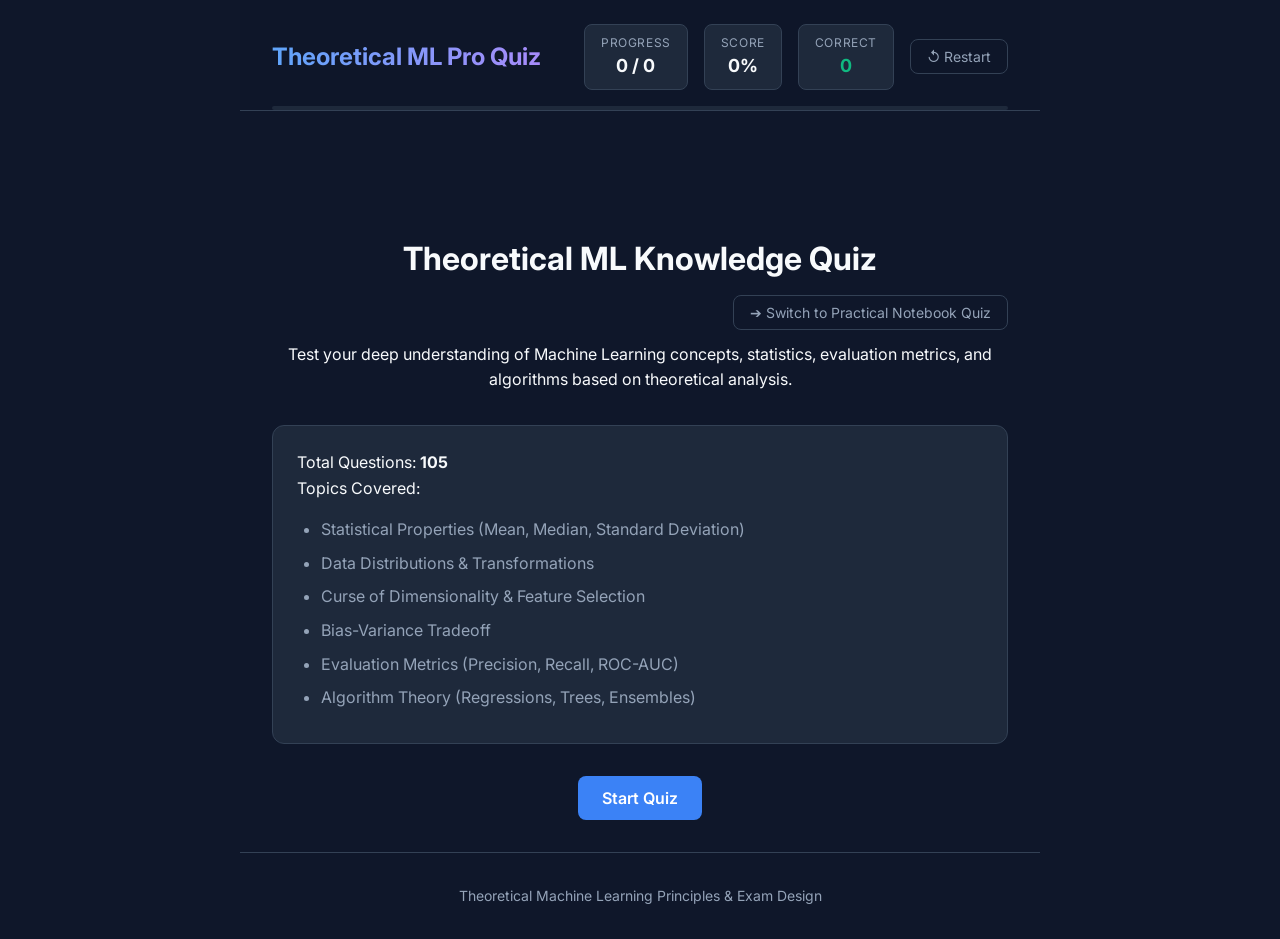
<file: index2.html>
<!DOCTYPE html>
<html lang="en">
<head>
    <meta charset="UTF-8">
    <meta name="viewport" content="width=device-width, initial-scale=1.0">
    <title>Theoretical ML Pro Quiz</title>
    <link rel="stylesheet" href="styles.css">
    <link href="https://fonts.googleapis.com/css2?family=Inter:wght@400;500;600;700&display=swap" rel="stylesheet">
</head>
<body>
    <div class="app-container">
        <header>
            <div class="header-content">
                <h1>Theoretical ML Pro Quiz</h1>
                <div class="dashboard">
                    <div class="stat-card">
                        <span class="stat-label">Progress</span>
                        <span class="stat-value" id="progress-text">0 / 0</span>
                    </div>
                    <div class="stat-card">
                        <span class="stat-label">Score</span>
                        <span class="stat-value"><span id="score-text">0</span>%</span>
                    </div>
                    <div class="stat-card">
                        <span class="stat-label">Correct</span>
                        <span class="stat-value correct-value" id="correct-text">0</span>
                    </div>
                    <button id="reset-btn" class="btn-reset">↺ Restart</button>
                </div>
            </div>
            <div class="progress-bar-container">
                <div class="progress-bar" id="progress-bar"></div>
            </div>
        </header>

        <main id="main-content">
            <div id="start-screen" class="screen active">
                <h2>Theoretical ML Knowledge Quiz</h2>
                <div style="text-align: right; margin-bottom: 1rem;">
                    <a href="index.html" class="btn-reset" style="text-decoration: none;">➔ Switch to Practical Notebook Quiz</a>
                </div>
                <p>Test your deep understanding of Machine Learning concepts, statistics, evaluation metrics, and algorithms based on theoretical analysis.</p>
                <div class="quiz-info">
                    <p>Total Questions: <strong id="total-q-display">100+</strong></p>
                    <p>Topics Covered:</p>
                    <ul>
                        <li>Statistical Properties (Mean, Median, Standard Deviation)</li>
                        <li>Data Distributions & Transformations</li>
                        <li>Curse of Dimensionality & Feature Selection</li>
                        <li>Bias-Variance Tradeoff</li>
                        <li>Evaluation Metrics (Precision, Recall, ROC-AUC)</li>
                        <li>Algorithm Theory (Regressions, Trees, Ensembles)</li>
                    </ul>
                </div>
                <button id="start-btn" class="btn-primary">Start Quiz</button>
            </div>

            <div id="quiz-screen" class="screen">
                <div class="question-header">
                    <span id="question-number">Question 1</span>
                    <span id="difficulty-badge" class="badge">MEDIUM</span>
                </div>
                <h3 id="question-text">Question text goes here?</h3>
                
                <div id="options-container" class="options-grid">
                    <!-- Options will be dynamically injected here -->
                </div>

                <div id="feedback-container" class="feedback hidden">
                    <div id="feedback-icon"></div>
                    <div class="feedback-content">
                        <h4 id="feedback-title">Result</h4>
                        <p id="explanation-text">Explanation goes here.</p>
                    </div>
                </div>

                <div class="navigation-buttons">
                    <button id="next-btn" class="btn-primary" disabled>Next Question ➔</button>
                </div>
            </div>

            <div id="results-screen" class="screen">
                <h2>Quiz Completed!</h2>
                <div class="final-score">
                    <div class="score-circle">
                        <span id="final-percentage">0%</span>
                    </div>
                </div>
                <div class="results-stats">
                    <p>You answered <strong id="final-correct">0</strong> out of <strong id="final-total">0</strong> correctly.</p>
                </div>
                <button id="play-again-btn" class="btn-primary">Play Again</button>
            </div>
        </main>
        
        <footer>
            <p>Theoretical Machine Learning Principles & Exam Design</p>
        </footer>
    </div>

    <!-- Global arrays -->
    <script src="theory_q1.js"></script>
    <script src="theory_q2.js"></script>
    <script src="theory_q3.js"></script>
    <script src="theory_q4.js"></script>
    <!-- Main logic -->
    <script src="script.js"></script>
</body>
</html>
</file>
<file: styles.css>
:root {
    --bg-color: #0f172a;
    --card-bg: #1e293b;
    --text-primary: #f8fafc;
    --text-secondary: #94a3b8;
    --accent-color: #3b82f6;
    --accent-hover: #2563eb;
    --success-color: #10b981;
    --danger-color: #ef4444;
    --header-bg: rgba(15, 23, 42, 0.9);
    --border-color: #334155;
    
    --diff-low: #10b981;
    --diff-medium: #f59e0b;
    --diff-high: #ef4444;
}

* {
    box-sizing: border-box;
    margin: 0;
    padding: 0;
}

body {
    font-family: 'Inter', sans-serif;
    background-color: var(--bg-color);
    color: var(--text-primary);
    line-height: 1.6;
    min-height: 100vh;
    display: flex;
    justify-content: center;
}

.app-container {
    width: 100%;
    max-width: 800px;
    margin: 0 auto;
    position: relative;
    display: flex;
    flex-direction: column;
    min-height: 100vh;
}

/* Header & Dashboard */
header {
    position: sticky;
    top: 0;
    background: var(--header-bg);
    backdrop-filter: blur(10px);
    z-index: 100;
    padding: 1.5rem 2rem 0;
    border-bottom: 1px solid var(--border-color);
}

.header-content {
    display: flex;
    justify-content: space-between;
    align-items: center;
    flex-wrap: wrap;
    gap: 1rem;
    margin-bottom: 1rem;
}

h1 {
    font-size: 1.5rem;
    font-weight: 700;
    background: linear-gradient(to right, #60a5fa, #a78bfa);
    -webkit-background-clip: text;
    -webkit-text-fill-color: transparent;
}

.dashboard {
    display: flex;
    gap: 1rem;
    align-items: center;
}

.stat-card {
    background: var(--card-bg);
    padding: 0.5rem 1rem;
    border-radius: 8px;
    border: 1px solid var(--border-color);
    display: flex;
    flex-direction: column;
    align-items: center;
}

.stat-label {
    font-size: 0.75rem;
    color: var(--text-secondary);
    text-transform: uppercase;
    letter-spacing: 0.05em;
}

.stat-value {
    font-size: 1.125rem;
    font-weight: 700;
}

.correct-value {
    color: var(--success-color);
}

.progress-bar-container {
    height: 4px;
    background: var(--card-bg);
    border-radius: 4px;
    margin-top: 1rem;
    overflow: hidden;
}

.progress-bar {
    height: 100%;
    background: var(--accent-color);
    width: 0%;
    transition: width 0.3s ease;
}

/* Buttons */
button {
    cursor: pointer;
    font-family: inherit;
    border: none;
    outline: none;
    transition: all 0.2s;
}

.btn-primary {
    background: var(--accent-color);
    color: white;
    padding: 0.75rem 1.5rem;
    border-radius: 8px;
    font-size: 1rem;
    font-weight: 600;
}

.btn-primary:hover:not(:disabled) {
    background: var(--accent-hover);
    transform: translateY(-2px);
}

.btn-primary:disabled {
    opacity: 0.5;
    cursor: not-allowed;
}

.btn-reset {
    background: transparent;
    color: var(--text-secondary);
    border: 1px solid var(--border-color);
    padding: 0.5rem 1rem;
    border-radius: 8px;
    font-size: 0.875rem;
}

.btn-reset:hover {
    background: var(--card-bg);
    color: var(--text-primary);
}

/* Main Content */
main {
    flex: 1;
    padding: 2rem;
    display: flex;
    flex-direction: column;
}

.screen {
    display: none;
    animation: fadeIn 0.3s ease forwards;
}

.screen.active {
    display: block;
}

@keyframes fadeIn {
    from { opacity: 0; transform: translateY(10px); }
    to { opacity: 1; transform: translateY(0); }
}

/* Start Screen */
#start-screen {
    text-align: center;
    margin-top: 10vh;
}

#start-screen h2 {
    font-size: 2rem;
    margin-bottom: 1rem;
}

.quiz-info {
    background: var(--card-bg);
    border-radius: 12px;
    padding: 1.5rem;
    margin: 2rem 0;
    text-align: left;
    border: 1px solid var(--border-color);
}

.quiz-info ul {
    margin-top: 1rem;
    padding-left: 1.5rem;
    color: var(--text-secondary);
}

.quiz-info ul li {
    margin-bottom: 0.5rem;
}

/* Quiz Screen */
.question-header {
    display: flex;
    justify-content: space-between;
    align-items: center;
    margin-bottom: 1.5rem;
}

#question-number {
    font-size: 0.875rem;
    color: var(--text-secondary);
    text-transform: uppercase;
    letter-spacing: 0.05em;
    font-weight: 600;
}

.badge {
    padding: 0.25rem 0.75rem;
    border-radius: 12px;
    font-size: 0.75rem;
    font-weight: 700;
    text-transform: uppercase;
}

.badge.low { background: rgba(16, 185, 129, 0.2); color: var(--diff-low); border: 1px solid var(--diff-low);}
.badge.medium { background: rgba(245, 158, 11, 0.2); color: var(--diff-medium); border: 1px solid var(--diff-medium);}
.badge.high { background: rgba(239, 68, 68, 0.2); color: var(--diff-high); border: 1px solid var(--diff-high);}

#question-text {
    font-size: 1.5rem;
    margin-bottom: 2rem;
    font-weight: 500;
}

.options-grid {
    display: flex;
    flex-direction: column;
    gap: 1rem;
}

.option-btn {
    background: var(--card-bg);
    border: 2px solid var(--border-color);
    border-radius: 12px;
    padding: 1.25rem;
    text-align: left;
    font-size: 1rem;
    color: var(--text-primary);
    transition: all 0.2s ease;
    display: flex;
    align-items: center;
}

.option-btn .option-letter {
    background: rgba(255,255,255,0.1);
    width: 30px;
    height: 30px;
    display: flex;
    align-items: center;
    justify-content: center;
    border-radius: 6px;
    margin-right: 1rem;
    font-weight: 600;
}

.option-btn:hover:not(:disabled) {
    border-color: var(--accent-color);
    background: rgba(59, 130, 246, 0.1);
}

.option-btn.selected {
    border-color: var(--accent-color);
}

.option-btn.correct {
    border-color: var(--success-color);
    background: rgba(16, 185, 129, 0.1);
}

.option-btn.correct .option-letter {
    background: var(--success-color);
}

.option-btn.wrong {
    border-color: var(--danger-color);
    background: rgba(239, 68, 68, 0.1);
}

.option-btn.wrong .option-letter {
    background: var(--danger-color);
}

.option-btn:disabled {
    cursor: default;
}

/* Feedback */
.feedback {
    margin-top: 2rem;
    padding: 1.5rem;
    border-radius: 12px;
    display: flex;
    gap: 1rem;
    animation: fadeIn 0.3s ease;
}

.feedback.hidden {
    display: none;
}

.feedback.success {
    background: rgba(16, 185, 129, 0.1);
    border: 1px solid rgba(16, 185, 129, 0.3);
}

.feedback.error {
    background: rgba(239, 68, 68, 0.1);
    border: 1px solid rgba(239, 68, 68, 0.3);
}

.feedback-content h4 {
    margin-bottom: 0.5rem;
    font-size: 1.125rem;
}

.feedback.success h4 { color: var(--success-color); }
.feedback.error h4 { color: var(--danger-color); }

.navigation-buttons {
    margin-top: 2rem;
    display: flex;
    justify-content: flex-end;
}

/* Results Screen */
#results-screen {
    text-align: center;
    margin-top: 5vh;
}

.final-score {
    display: flex;
    justify-content: center;
    margin: 3rem 0;
}

.score-circle {
    width: 200px;
    height: 200px;
    border-radius: 50%;
    border: 10px solid var(--accent-color);
    display: flex;
    align-items: center;
    justify-content: center;
    font-size: 3rem;
    font-weight: 700;
}

.results-stats {
    font-size: 1.25rem;
    margin-bottom: 3rem;
    color: var(--text-secondary);
}

#final-correct, #final-total {
    color: var(--text-primary);
    font-weight: 700;
}

footer {
    text-align: center;
    padding: 2rem;
    color: var(--text-secondary);
    font-size: 0.875rem;
    border-top: 1px solid var(--border-color);
}

/* Responsive */
@media (max-width: 640px) {
    header {
        padding: 1rem;
    }
    
    .header-content {
        flex-direction: column;
        align-items: flex-start;
    }
    
    .dashboard {
        width: 100%;
        justify-content: space-between;
    }
    
    .stat-card {
        padding: 0.5rem;
    }
    
    main {
        padding: 1rem;
    }
    
    #question-text {
        font-size: 1.25rem;
    }
    
    .option-btn {
        padding: 1rem;
    }
}
</file>
